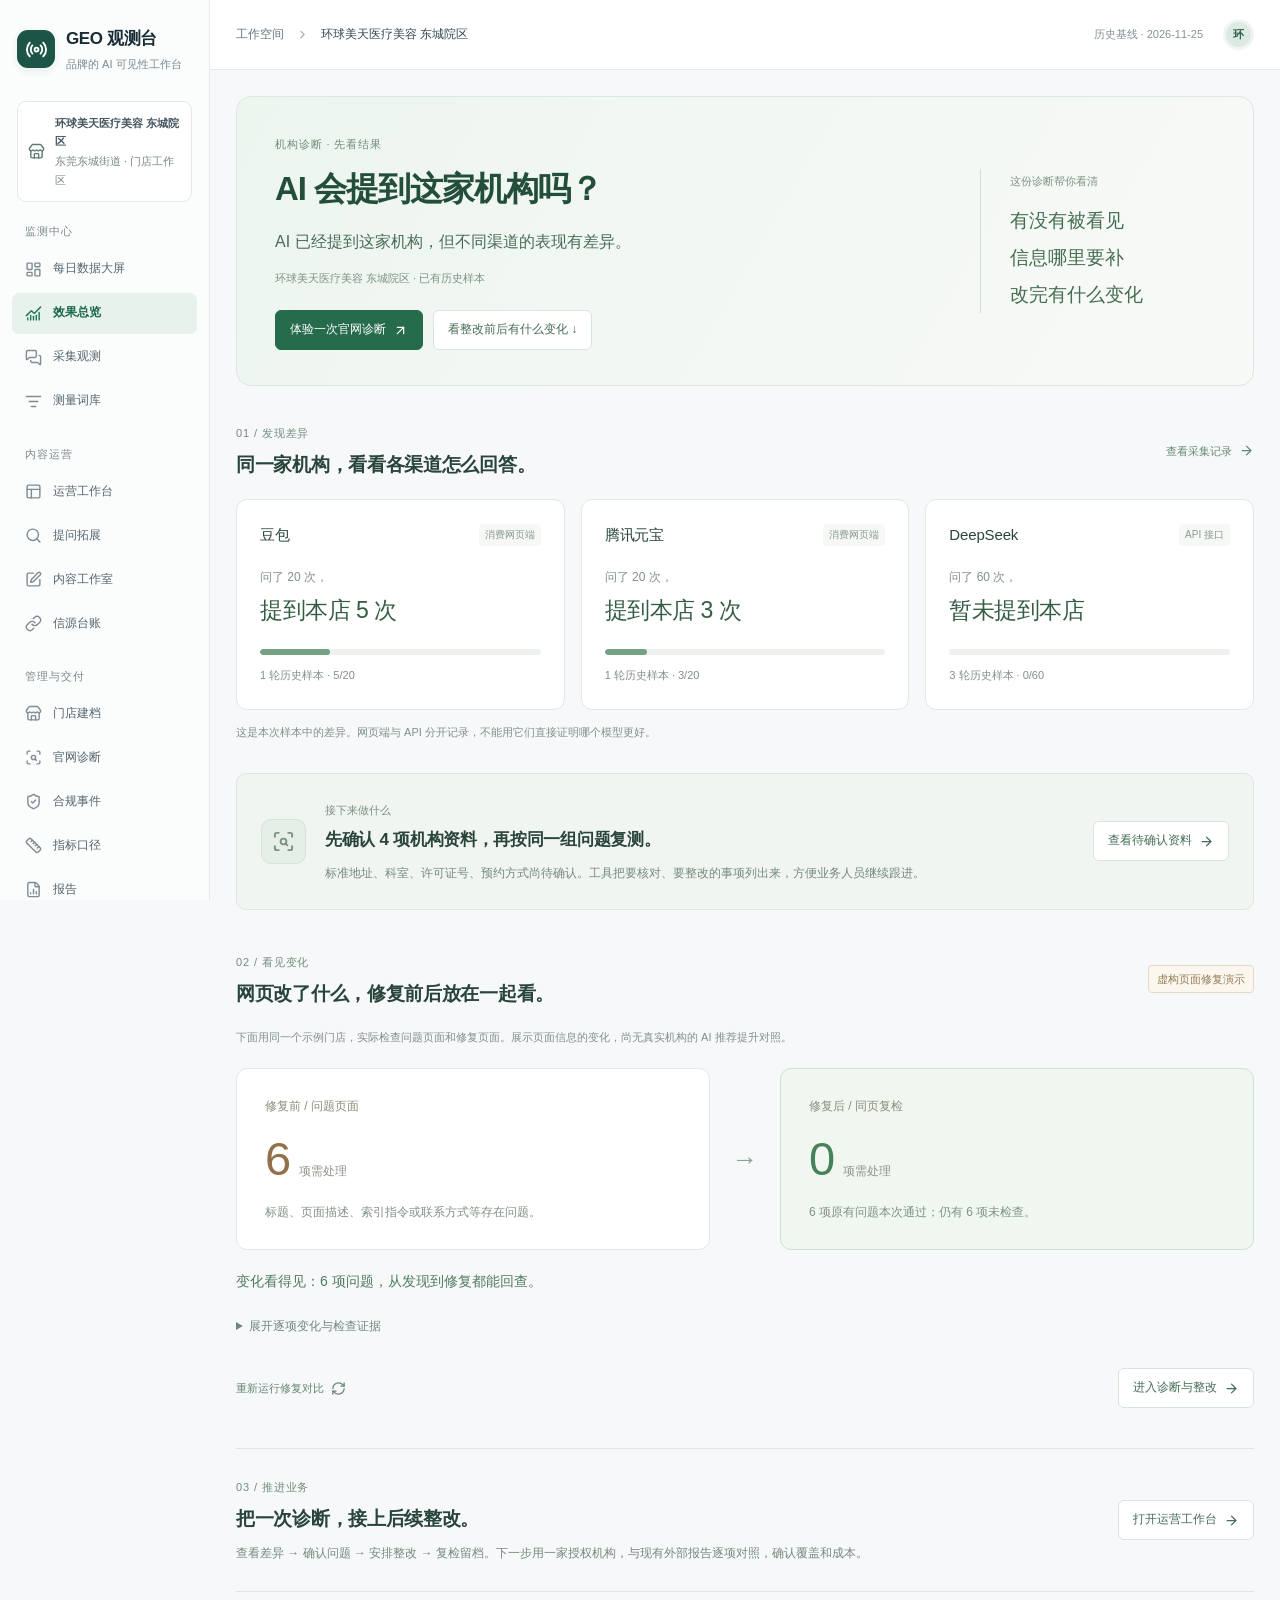
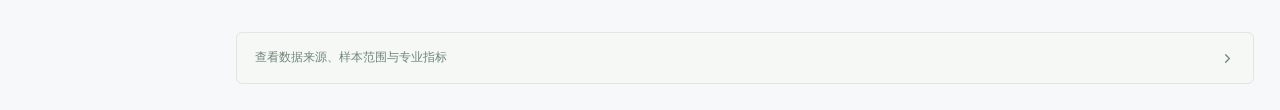
<file: index.html>
<!DOCTYPE html>
<html lang="zh-CN">
<head>
<meta charset="utf-8">
<meta name="viewport" content="width=device-width, initial-scale=1">
<title>门店 GEO · 每日观测大屏</title>
<link rel="stylesheet" href="css/base.css?v=d75dfd078203">
<link rel="stylesheet" href="css/components.css?v=d75dfd078203">
<link rel="stylesheet" href="css/site-audit.css?v=d75dfd078203">
<link rel="stylesheet" href="css/operations.css?v=d75dfd078203">
<link rel="stylesheet" href="css/dashboard.css?v=d75dfd078203">
<link rel="stylesheet" href="css/brief.css?v=d75dfd078203">
</head>
<body>
<div id="root"></div>
<script>window.GEO_DEPLOYMENT={mode:"static",defaultTab:"overview"};</script>
<script src="data.js?v=d75dfd078203"></script>
<script src="js/core.js?v=d75dfd078203"></script>
<script src="js/views-overview.js?v=d75dfd078203"></script>
<script src="js/views-store.js?v=d75dfd078203"></script>
<script src="js/views-prompts.js?v=d75dfd078203"></script>
<script src="js/views-collect.js?v=d75dfd078203"></script>
<script src="js/views-metrics.js?v=d75dfd078203"></script>
<script src="js/views-report.js?v=d75dfd078203"></script>
<script src="js/site-audit-engine.js?v=d75dfd078203"></script>
<script src="js/site-audit-store.js?v=d75dfd078203"></script>
<script src="js/site-audit-examples.js?v=d75dfd078203"></script>
<script src="js/views-site-audit.js?v=d75dfd078203"></script>
<script src="js/operations.js?v=d75dfd078203"></script>
<script src="js/views-operations.js?v=d75dfd078203"></script>
<script src="js/views-dashboard.js?v=d75dfd078203"></script>
<script src="js/boot.js?v=d75dfd078203"></script>
</body>
</html>
</file>
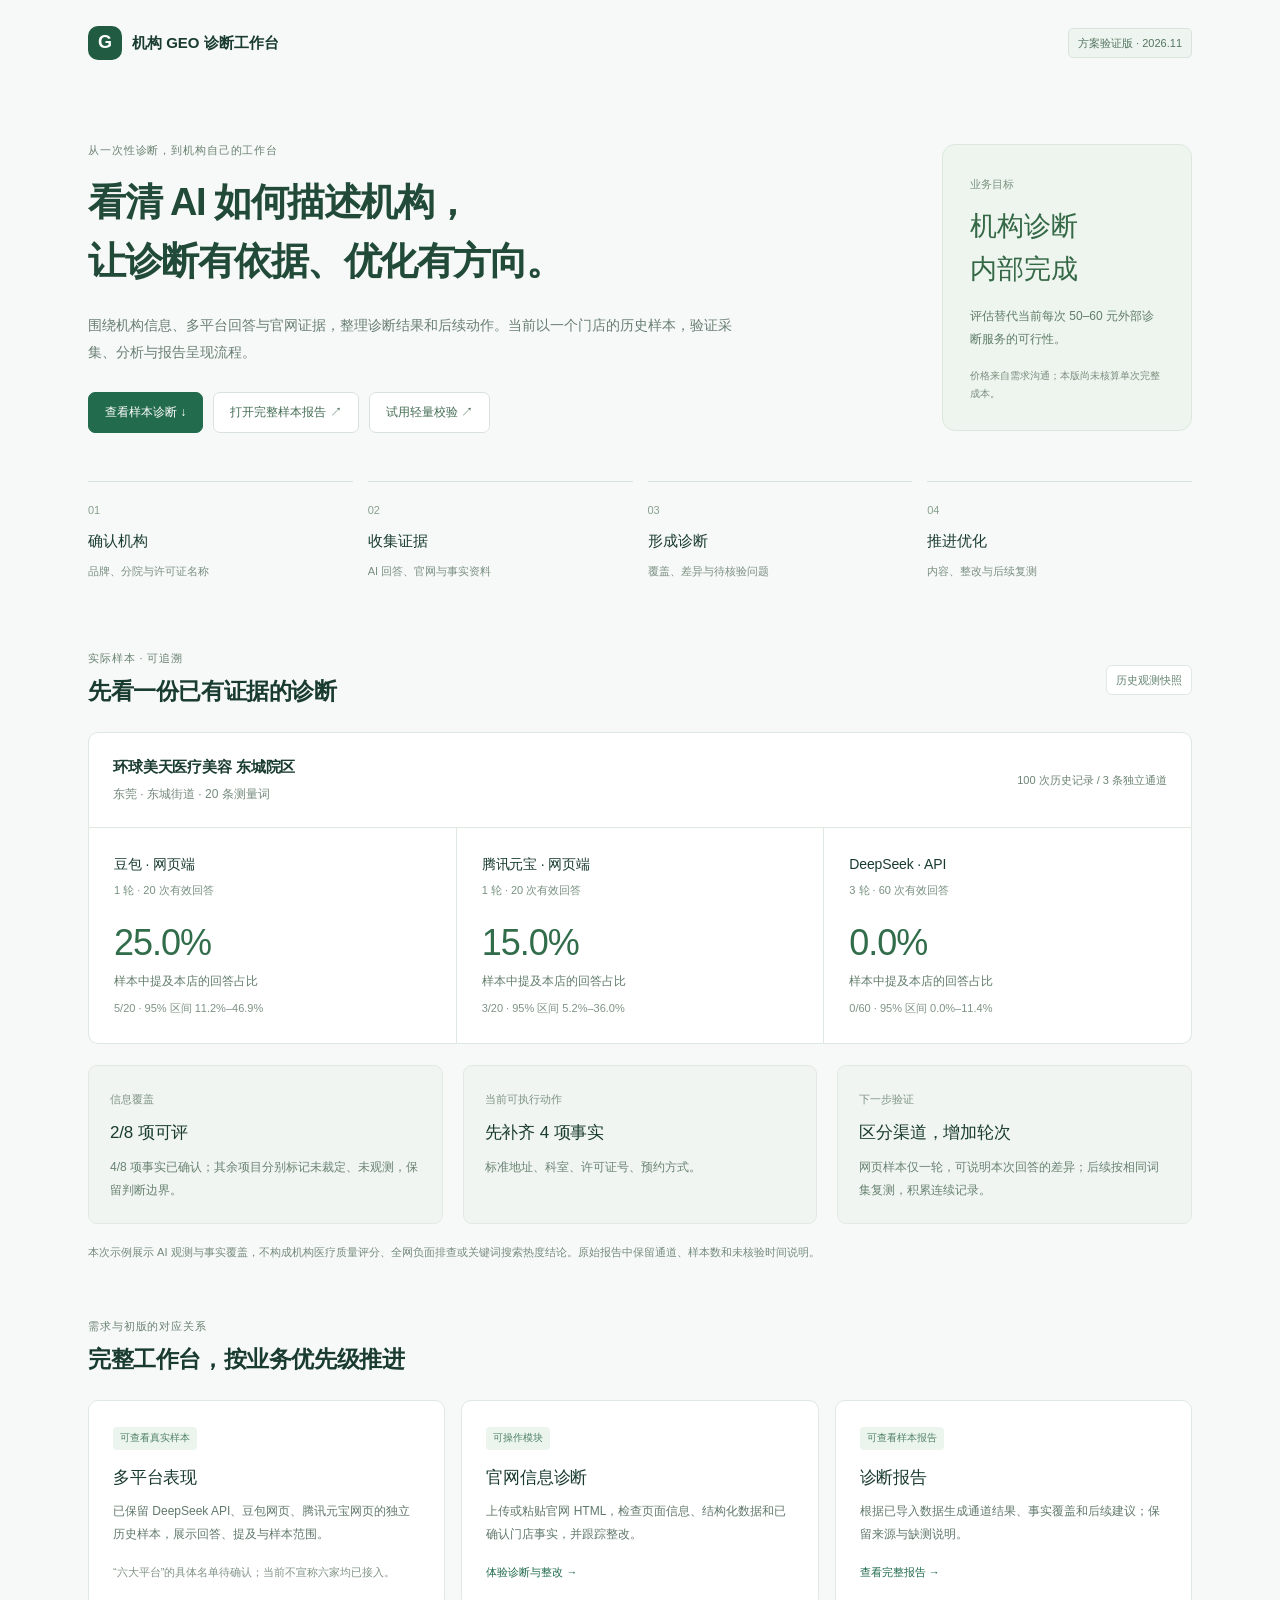
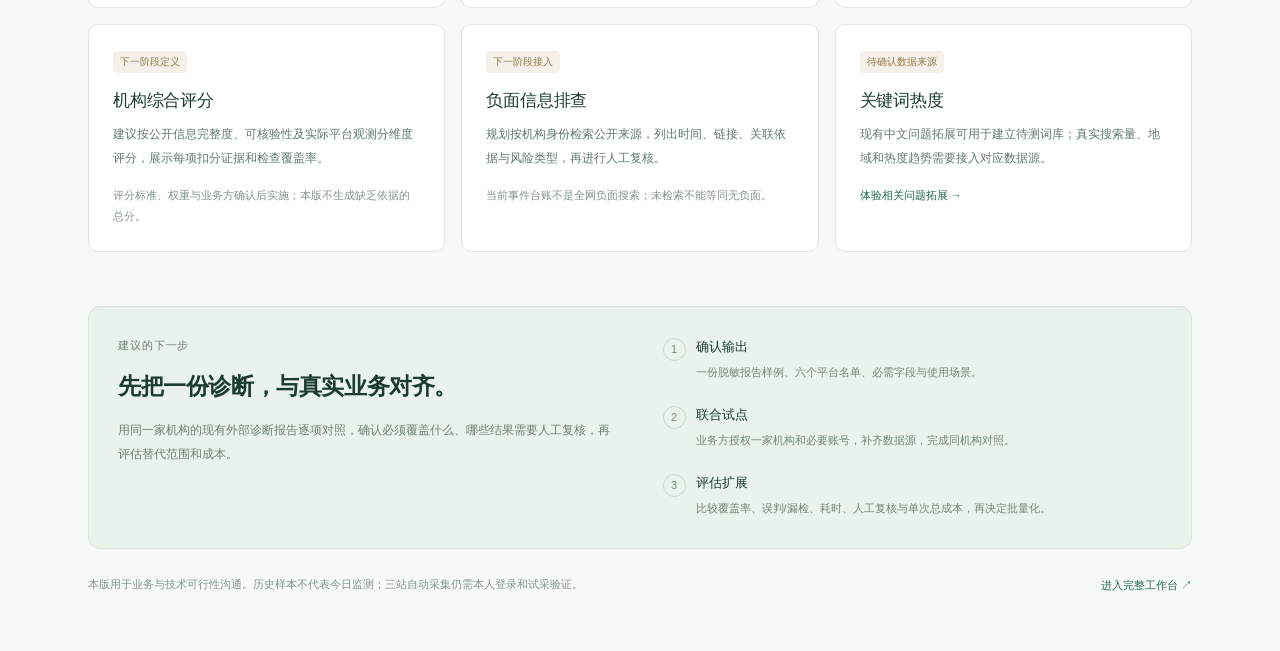
<file: demo.html>
<!DOCTYPE html>
<html lang="zh-CN">
<head>
  <meta charset="utf-8">
  <meta name="viewport" content="width=device-width, initial-scale=1">
  <title>医美机构 GEO 智能诊断工作台 · 初版演示</title>
  <link rel="stylesheet" href="css/base.css?v=d75dfd078203">
  <link rel="stylesheet" href="css/components.css?v=d75dfd078203">
  <link rel="stylesheet" href="css/demo.css?v=d75dfd078203">
</head>
<body>
  <header class="demo-nav"><a class="demo-brand" href="demo.html"><span>G</span>机构 GEO 诊断工作台</a><span class="demo-badge">方案验证版 · 2026.11</span></header>
  <main class="demo-main">
    <section class="demo-hero"><div><p class="demo-eyebrow">从一次性诊断，到机构自己的工作台</p><h1>看清 AI 如何描述机构，<br>让诊断有依据、优化有方向。</h1><p class="demo-lead">围绕机构信息、多平台回答与官网证据，整理诊断结果和后续动作。当前以一个门店的历史样本，验证采集、分析与报告呈现流程。</p><div class="demo-actions"><a class="demo-button primary" href="#sample">查看样本诊断 ↓</a><a class="demo-button" href="index.html?tab=report">打开完整样本报告 ↗</a><a class="demo-button" href="validate.html">试用轻量校验 ↗</a></div></div><aside class="demo-hero-note"><span>业务目标</span><strong>机构诊断<br>内部完成</strong><p>评估替代当前每次 50–60 元外部诊断服务的可行性。</p><small>价格来自需求沟通；本版尚未核算单次完整成本。</small></aside></section>
    <section class="demo-flow" aria-label="诊断流程"><div><span>01</span><strong>确认机构</strong><small>品牌、分院与许可证名称</small></div><div><span>02</span><strong>收集证据</strong><small>AI 回答、官网与事实资料</small></div><div><span>03</span><strong>形成诊断</strong><small>覆盖、差异与待核验问题</small></div><div><span>04</span><strong>推进优化</strong><small>内容、整改与后续复测</small></div></section>
    <section id="sample" class="demo-sample"><div class="demo-heading"><div><p class="demo-eyebrow">实际样本 · 可追溯</p><h2>先看一份已有证据的诊断</h2></div><span class="demo-status">历史观测快照</span></div><div id="demo-results"><p>正在读取随包样本…</p></div></section>
    <section class="demo-section"><div class="demo-heading"><div><p class="demo-eyebrow">需求与初版的对应关系</p><h2>完整工作台，按业务优先级推进</h2></div></div><div class="demo-capabilities">
      <article><span class="demo-state ready">可查看真实样本</span><h3>多平台表现</h3><p>已保留 DeepSeek API、豆包网页、腾讯元宝网页的独立历史样本，展示回答、提及与样本范围。</p><small>“六大平台”的具体名单待确认；当前不宣称六家均已接入。</small></article>
      <article><span class="demo-state ready">可操作模块</span><h3>官网信息诊断</h3><p>上传或粘贴官网 HTML，检查页面信息、结构化数据和已确认门店事实，并跟踪整改。</p><a href="index.html?tab=siteaudit">体验诊断与整改 →</a></article>
      <article><span class="demo-state ready">可查看样本报告</span><h3>诊断报告</h3><p>根据已导入数据生成通道结果、事实覆盖和后续建议；保留来源与缺测说明。</p><a href="index.html?tab=report">查看完整报告 →</a></article>
      <article><span class="demo-state planned">下一阶段定义</span><h3>机构综合评分</h3><p>建议按公开信息完整度、可核验性及实际平台观测分维度评分，展示每项扣分证据和检查覆盖率。</p><small>评分标准、权重与业务方确认后实施；本版不生成缺乏依据的总分。</small></article>
      <article><span class="demo-state planned">下一阶段接入</span><h3>负面信息排查</h3><p>规划按机构身份检索公开来源，列出时间、链接、关联依据与风险类型，再进行人工复核。</p><small>当前事件台账不是全网负面搜索；未检索不能等同无负面。</small></article>
      <article><span class="demo-state planned">待确认数据来源</span><h3>关键词热度</h3><p>现有中文问题拓展可用于建立待测词库；真实搜索量、地域和热度趋势需要接入对应数据源。</p><a href="index.html?tab=discovery">体验相关问题拓展 →</a></article>
    </div></section>
    <section class="demo-next demo-section"><div><p class="demo-eyebrow">建议的下一步</p><h2>先把一份诊断，与真实业务对齐。</h2><p>用同一家机构的现有外部诊断报告逐项对照，确认必须覆盖什么、哪些结果需要人工复核，再评估替代范围和成本。</p></div><ol><li><strong>确认输出</strong><span>一份脱敏报告样例、六个平台名单、必需字段与使用场景。</span></li><li><strong>联合试点</strong><span>业务方授权一家机构和必要账号，补齐数据源，完成同机构对照。</span></li><li><strong>评估扩展</strong><span>比较覆盖率、误判/漏检、耗时、人工复核与单次总成本，再决定批量化。</span></li></ol></section>
    <footer class="demo-footer"><p>本版用于业务与技术可行性沟通。历史样本不代表今日监测；三站自动采集仍需本人登录和试采验证。</p><a href="index.html?tab=workbench">进入完整工作台 ↗</a></footer>
  </main>
  <script src="data.js?v=d75dfd078203"></script>
  <script src="js/demo.js?v=d75dfd078203"></script>
</body>
</html>
</file>
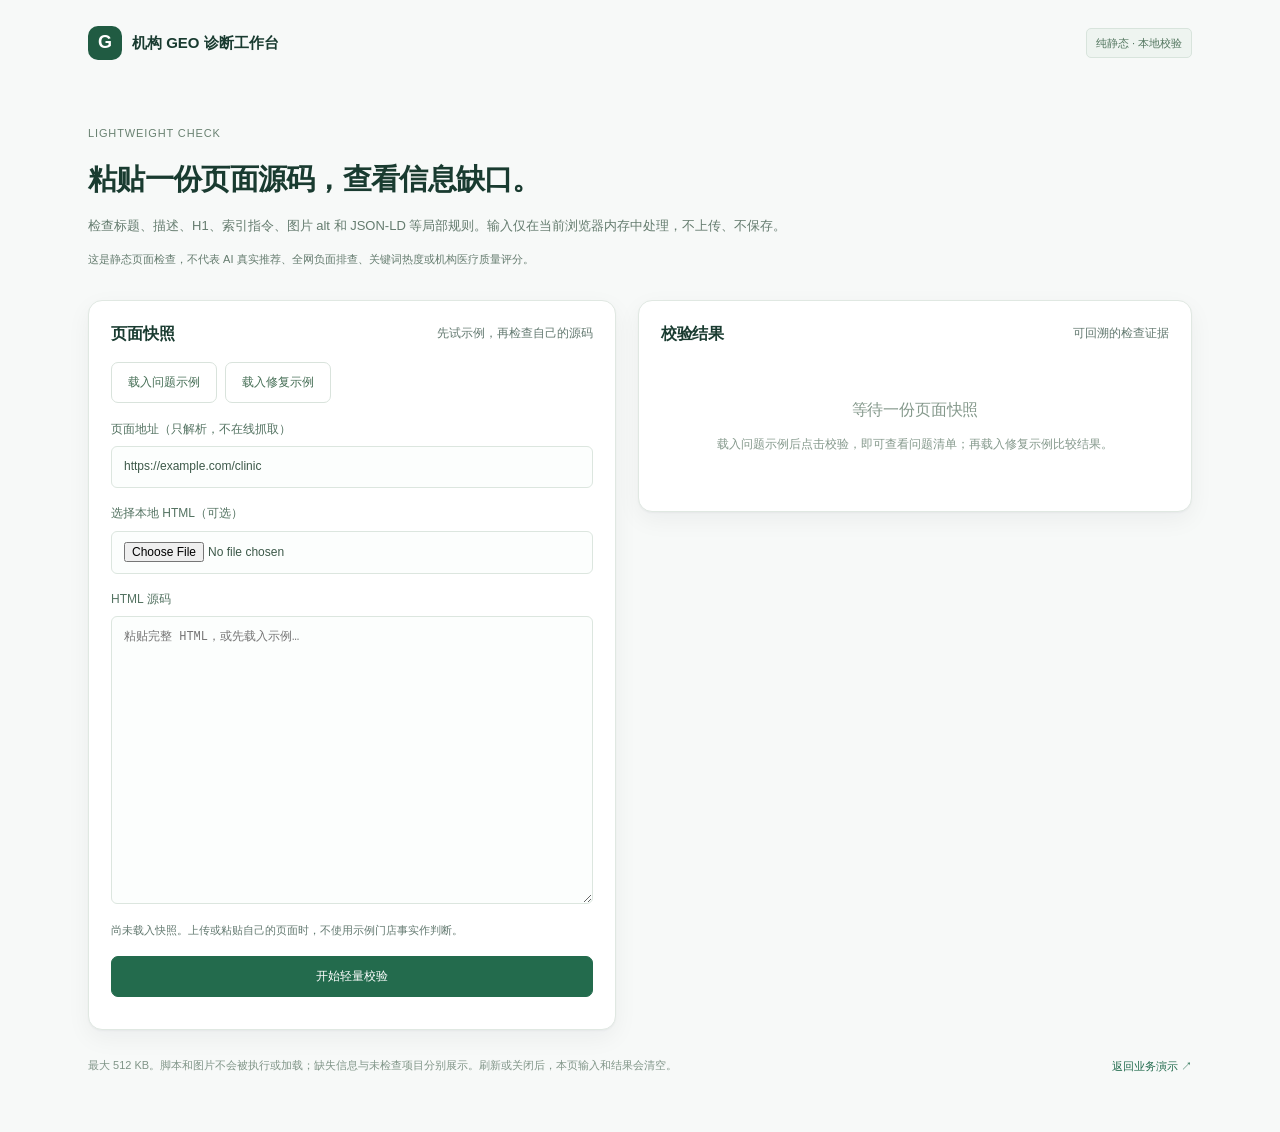
<file: validate.html>
<!DOCTYPE html>
<html lang="zh-CN">
<head>
<meta charset="utf-8">
<meta name="viewport" content="width=device-width, initial-scale=1">
<title>机构页面轻量校验 · GEO 工作台</title>
<link rel="stylesheet" href="css/base.css?v=d75dfd078203">
<link rel="stylesheet" href="css/components.css?v=d75dfd078203">
<link rel="stylesheet" href="css/demo.css?v=d75dfd078203">
<link rel="stylesheet" href="css/validate.css?v=d75dfd078203">
</head>
<body>
<header class="demo-nav"><a class="demo-brand" href="demo.html"><span>G</span>机构 GEO 诊断工作台</a><span class="demo-badge">纯静态 · 本地校验</span></header>
<main class="demo-main validation-main">
  <section class="validation-intro"><p class="demo-eyebrow">LIGHTWEIGHT CHECK</p><h1>粘贴一份页面源码，查看信息缺口。</h1><p>检查标题、描述、H1、索引指令、图片 alt 和 JSON-LD 等局部规则。输入仅在当前浏览器内存中处理，不上传、不保存。</p><p class="note">这是静态页面检查，不代表 AI 真实推荐、全网负面排查、关键词热度或机构医疗质量评分。</p></section>
  <div class="validation-layout"><section class="card"><div class="card-title"><h2>页面快照</h2><span class="hint">先试示例，再检查自己的源码</span></div><div class="validation-actions"><button type="button" id="load-before" class="demo-button">载入问题示例</button><button type="button" id="load-after" class="demo-button">载入修复示例</button></div>
  <form id="validation-form"><label>页面地址（只解析，不在线抓取）<input id="page-url" type="url" value="https://example.com/clinic" required></label><label>选择本地 HTML（可选）<input id="html-file" type="file" accept=".html,.htm,text/html"></label><label>HTML 源码<textarea id="page-html" rows="13" placeholder="粘贴完整 HTML，或先载入示例…" required></textarea></label><p class="note" id="input-kind">尚未载入快照。上传或粘贴自己的页面时，不使用示例门店事实作判断。</p><button class="demo-button primary" id="run-validation">开始轻量校验</button></form><p id="validation-notice" role="status" aria-live="polite"></p></section>
  <section class="card"><div class="card-title"><h2>校验结果</h2><span class="hint">可回溯的检查证据</span></div><div id="validation-result"><div class="validation-empty"><h3>等待一份页面快照</h3><p>载入问题示例后点击校验，即可查看问题清单；再载入修复示例比较结果。</p></div></div></section></div>
  <footer class="demo-footer"><p>最大 512 KB。脚本和图片不会被执行或加载；缺失信息与未检查项目分别展示。刷新或关闭后，本页输入和结果会清空。</p><a href="demo.html">返回业务演示 ↗</a></footer>
</main>
<script src="js/site-audit-engine.js?v=d75dfd078203"></script>
<script src="js/site-audit-examples.js?v=d75dfd078203"></script>
<script src="js/validate.js?v=d75dfd078203"></script>
</body>
</html>
</file>
<file: css/base.css>
:root{
  --bg:#f4f6f8; --card:#ffffff; --ink:#0f172a; --ink2:#334155;
  --muted:#68758a; --line:#e4e8ee; --line2:#eff2f6;
  --accent:#0d7a6f; --accent2:#0b5f57; --accent-soft:#e8f4f1;
  --warn:#a8620a; --warn-soft:#fdf3e3;
  --danger:#a8322b; --danger-soft:#fceeed;
  --radius:14px; --shadow:0 1px 2px rgba(15,23,42,.04),0 8px 24px rgba(15,23,42,.05);
}
*{box-sizing:border-box}
html,body{margin:0;padding:0;background:var(--bg);color:var(--ink)}
body{font-family:-apple-system,BlinkMacSystemFont,"Segoe UI","Microsoft YaHei","PingFang SC",sans-serif;
  font-size:14px;line-height:1.65;-webkit-font-smoothing:antialiased}
h1,h2,h3,h4{margin:0;font-weight:600;letter-spacing:-.01em}
p{margin:0}
a{color:var(--accent);text-decoration:none}

/* ---------- 顶栏 ---------- */
.topbar{background:#0f172a;color:#fff;padding:0}
.topbar-inner{max-width:1280px;margin:0 auto;padding:26px 32px 20px;display:flex;
  align-items:flex-end;justify-content:space-between;gap:24px}
.brand{display:flex;align-items:center;gap:14px}
.brand-mark{display:inline-flex;align-items:center;justify-content:center;
  width:46px;height:46px;border-radius:12px;background:linear-gradient(135deg,#14b8a6,#0d7a6f);
  font-size:13px;font-weight:700;letter-spacing:.08em}
.brand-text{display:flex;flex-direction:column;gap:2px}
.brand-text strong{font-size:19px;font-weight:600}
.brand-text em{font-style:normal;font-size:12.5px;color:#94a3b8;letter-spacing:.02em}
.topbar-right{display:flex;align-items:center;gap:10px}
.store-chip{font-size:12.5px;color:#cbd5e1;border:1px solid rgba(255,255,255,.16);
  padding:6px 12px;border-radius:999px;background:rgba(255,255,255,.05)}
.grade-chip{font-size:12px;font-weight:600;padding:6px 12px;border-radius:999px;
  background:rgba(20,184,166,.16);color:#5eead4;border:1px solid rgba(94,234,212,.32);
  letter-spacing:.04em;text-transform:uppercase}

/* ---------- 导航 ---------- */
.tabs{max-width:1280px;margin:0 auto;padding:0 24px;display:flex;gap:2px;flex-wrap:wrap}
.tab{background:none;border:0;color:#94a3b8;font:inherit;font-size:13.5px;
  padding:10px 14px 13px;cursor:pointer;border-bottom:2px solid transparent;
  border-radius:6px 6px 0 0;transition:.15s}
.tab:hover{color:#e2e8f0;background:rgba(255,255,255,.04)}
.tab.active{color:#fff;border-bottom-color:#14b8a6;font-weight:600}

/* ---------- 页面框架 ---------- */
.page{max-width:1280px;margin:0 auto;padding:28px 32px 72px}
.section-head{display:flex;align-items:baseline;justify-content:space-between;
  gap:16px;margin-bottom:16px}
.section-head h2{font-size:17px}
.section-head .sub{font-size:12.5px;color:var(--muted)}
.grid{display:grid;gap:16px}
.g2{grid-template-columns:repeat(2,minmax(0,1fr))}
.g3{grid-template-columns:repeat(3,minmax(0,1fr))}
.g5{grid-template-columns:repeat(5,minmax(0,1fr))}
.g4{grid-template-columns:repeat(4,minmax(0,1fr))}
@media(max-width:1080px){.g5{grid-template-columns:repeat(2,1fr)}.g4{grid-template-columns:repeat(2,1fr)}.g3{grid-template-columns:1fr}}
@media(max-width:820px){.g2,.g3{grid-template-columns:1fr}.page{padding:20px 16px 56px}}

.card{background:var(--card);border:1px solid var(--line);border-radius:var(--radius);
  box-shadow:var(--shadow);padding:20px 22px}
.card.tight{padding:16px 18px}
.card-title{display:flex;align-items:center;justify-content:space-between;
  gap:12px;margin-bottom:14px}
.card-title h3{font-size:14.5px}
.card-title .hint{font-size:12px;color:var(--muted)}
.note{font-size:12.5px;color:var(--muted);line-height:1.7}
.divider{height:1px;background:var(--line2);margin:14px 0}
</file>
<file: css/components.css>
/* ---------- 提示条 ---------- */
.banner{display:flex;gap:12px;align-items:flex-start;padding:12px 16px;border-radius:10px;
  background:var(--warn-soft);border:1px solid #f2dfbd;color:#6b4406;font-size:13px;margin-bottom:16px}
.banner.danger{background:var(--danger-soft);border-color:#f2cfcb;color:#7c2620}
.banner b{font-weight:600}
.banner .dot{width:7px;height:7px;border-radius:50%;background:currentColor;
  margin-top:6px;flex:none;opacity:.6}

/* ---------- KPI ---------- */
.kpi{position:relative;overflow:hidden}
.kpi .k-label{font-size:12.5px;color:var(--muted);letter-spacing:.02em;margin-bottom:6px}
.kpi .k-value{font-size:30px;font-weight:600;letter-spacing:-.03em;line-height:1.15;
  font-variant-numeric:tabular-nums}
.kpi .k-value small{font-size:15px;font-weight:500;color:var(--muted);margin-left:2px}
.kpi .k-foot{font-size:12px;color:var(--muted);margin-top:8px;line-height:1.55}
.kpi .k-accent{position:absolute;left:0;top:0;bottom:0;width:3px;background:var(--accent)}
.kpi.warn .k-accent{background:var(--warn)}
.kpi.danger .k-accent{background:var(--danger)}

/* ---------- 横向条形 ---------- */
.bars{display:flex;flex-direction:column;gap:11px}
.bar-row{display:grid;grid-template-columns:96px 1fr 118px;gap:12px;align-items:center}
.bar-row .name{font-size:12.5px;color:var(--ink2);white-space:nowrap;
  overflow:hidden;text-overflow:ellipsis}
.bar-track{position:relative;height:9px;border-radius:5px;background:#eef1f5}
.bar-fill{position:absolute;left:0;top:0;bottom:0;border-radius:5px;
  background:linear-gradient(90deg,#14b8a6,#0d7a6f)}
.bar-ci{position:absolute;top:-3px;height:15px;border-radius:2px;
  background:rgba(13,122,111,.13);border-left:1px solid rgba(13,122,111,.28);
  border-right:1px solid rgba(13,122,111,.28)}
.bar-row .val{font-size:12.5px;text-align:right;color:var(--ink2);
  font-variant-numeric:tabular-nums;white-space:nowrap}
.bar-row .val b{font-weight:600;color:var(--ink)}

/* ---------- 图例 / 环形 ---------- */
.donut-wrap{display:flex;gap:18px;align-items:center}
.donut svg{display:block}
.legend{display:flex;flex-direction:column;gap:9px;flex:1;min-width:0}
.legend-item{display:flex;align-items:center;gap:9px;font-size:12.5px;color:var(--ink2)}
.legend-item .sw{width:9px;height:9px;border-radius:2px;flex:none}
.legend-item .lg-val{margin-left:auto;font-variant-numeric:tabular-nums;color:var(--muted)}

/* ---------- 表格 ---------- */
table{width:100%;border-collapse:collapse;font-size:13px}
th{text-align:left;font-weight:600;color:var(--muted);font-size:12px;
  letter-spacing:.03em;padding:0 12px 10px;border-bottom:1px solid var(--line);white-space:nowrap}
td{padding:10px 12px;border-bottom:1px solid var(--line2);vertical-align:top}
tr:last-child td{border-bottom:0}
tbody tr:hover{background:#fafbfc}
.num{text-align:right;font-variant-numeric:tabular-nums}
.table-wrap{overflow-x:auto;margin:0 -6px}

/* ---------- 标签 ---------- */
.tag{display:inline-flex;align-items:center;gap:5px;font-size:11.5px;padding:2px 8px;
  border-radius:6px;background:#f1f4f8;color:var(--ink2);white-space:nowrap;line-height:1.7}
.tag.ok{background:var(--accent-soft);color:var(--accent2)}
.tag.warn{background:var(--warn-soft);color:var(--warn)}
.tag.danger{background:var(--danger-soft);color:var(--danger)}
.tag.ghost{background:transparent;border:1px solid var(--line);color:var(--muted)}
.tag.self{background:#eef4ff;color:#1e40af}

/* ---------- 事实项 ---------- */
.fact-grid{display:grid;grid-template-columns:repeat(2,1fr);gap:12px}
@media(max-width:820px){.fact-grid{grid-template-columns:1fr}}
.fact{border:1px solid var(--line);border-radius:10px;padding:12px 14px;background:#fcfdfe}
.fact .f-head{display:flex;justify-content:space-between;align-items:center;gap:8px}
.fact .f-key{font-size:12px;color:var(--muted)}
.fact .f-val{margin-top:6px;font-size:13px;color:var(--ink);word-break:break-all}

/* ---------- 事件卡 ---------- */
.inc{border:1px solid var(--line);border-left:3px solid var(--line);border-radius:10px;
  padding:13px 15px;background:#fff;margin-bottom:10px}
.inc.p0{border-left-color:var(--danger)}
.inc.p1{border-left-color:var(--warn)}
.inc .i-head{display:flex;align-items:center;gap:8px;flex-wrap:wrap;margin-bottom:5px}
.inc .i-title{font-weight:600;font-size:13.5px}
.inc .i-body{font-size:12.5px;color:var(--ink2);line-height:1.6}
.inc .i-exp{font-size:12px;color:var(--muted);margin-top:5px}
.inc .i-foot{margin-top:9px;display:flex;gap:8px;align-items:center;flex-wrap:wrap}

/* ---------- 指标说明块 ---------- */
.formula{background:#0f172a;color:#e2e8f0;border-radius:10px;padding:14px 18px;
  font-family:"SF Mono",Consolas,monospace;font-size:13px;letter-spacing:.01em;overflow-x:auto}
.formula em{color:#5eead4;font-style:normal}
.kv{display:flex;justify-content:space-between;gap:12px;padding:9px 0;
  border-bottom:1px dashed var(--line);font-size:13px}
.kv:last-child{border-bottom:0}
.kv .k{color:var(--muted)}
.kv .v{font-variant-numeric:tabular-nums;font-weight:600;color:var(--ink)}
.list{font-size:12.8px;color:var(--ink2);line-height:1.85;padding-left:18px;margin:0}
.list li{margin:2px 0}

/* ---------- 筛选器 ---------- */
.filters{display:flex;gap:10px;flex-wrap:wrap;margin-bottom:14px}
.filters input[type=search],.filters select{font:inherit;font-size:13px;padding:7px 11px;
  border:1px solid var(--line);border-radius:8px;background:#fff;color:var(--ink);outline:none;min-width:150px}
.filters input[type=search]{flex:1;min-width:220px}
.filters input:focus,.filters select:focus{border-color:#a9d6cf;box-shadow:0 0 0 3px rgba(20,184,166,.12)}
.count{font-size:12px;color:var(--muted);margin-left:auto;align-self:center}

/* ---------- 报告 ---------- */
.report{background:#fff;border:1px solid var(--line);border-radius:var(--radius);
  padding:34px 40px;box-shadow:var(--shadow);max-width:880px;margin:0 auto}
.report h1{font-size:22px;margin-bottom:6px}
.report .r-meta{font-size:12.5px;color:var(--muted);margin-bottom:22px}
.report h2{font-size:15px;margin:26px 0 10px;padding-bottom:8px;border-bottom:1px solid var(--line2)}
.report p{font-size:13.5px;color:var(--ink2);line-height:1.85}
</file>
<file: css/site-audit.css>
.audit-hero{display:flex;align-items:center;justify-content:space-between;gap:24px;padding:25px 28px;border:1px solid #cce6df;border-radius:14px;background:linear-gradient(110deg,#edf7f3,#f7fbfa);margin-bottom:18px}
.audit-eyebrow{font-size:11px;letter-spacing:.12em;color:var(--accent);font-weight:600}
.audit-hero h3{font-size:23px;margin:5px 0 7px}.audit-hero p{color:var(--muted);font-size:13px}
.audit-hero-meta{display:grid;grid-template-columns:auto auto;gap:2px 16px;align-items:center;min-width:155px}.audit-hero-meta b{font-size:25px;color:var(--accent);font-variant-numeric:tabular-nums}.audit-hero-meta span{font-size:12px;color:var(--muted)}
.audit-toolbar{display:flex;gap:14px;align-items:center;justify-content:space-between;margin-bottom:16px;flex-wrap:wrap}.audit-mode{display:flex;background:#e9eef1;border-radius:9px;padding:3px;gap:2px}
.audit-filter{border:0;border-radius:7px;font:inherit;font-size:12px;cursor:pointer;color:var(--muted);padding:7px 12px;background:transparent}.audit-filter.active{color:var(--accent);background:#fff;box-shadow:0 1px 3px #0f172a12;font-weight:600}
.audit-layout{display:grid;grid-template-columns:minmax(0,1fr) 290px;gap:18px;align-items:start}.audit-main,.audit-side{min-width:0}.audit-result,.audit-side-note,.audit-task-section{margin-top:18px}
.audit-form label,.audit-task label{display:flex;flex-direction:column;gap:6px;font-size:12px;font-weight:600;color:var(--ink2)}
.audit-form input[type=url],.audit-form textarea,.audit-task input,.audit-task textarea,.audit-task select{width:100%;font:inherit;font-size:13px;font-weight:400;color:var(--ink);border:1px solid #dce3e9;background:#fff;border-radius:8px;padding:10px 12px;outline:0}
.audit-form textarea{font:12px/1.7 Consolas,"Microsoft YaHei",monospace;resize:vertical;min-height:125px;max-height:420px}
.audit-form input:focus,.audit-form textarea:focus,.audit-task input:focus,.audit-task textarea:focus,.audit-task select:focus{border-color:#67b4a6;box-shadow:0 0 0 3px #0d7a6f12}
.audit-upload-row{display:flex;align-items:center;gap:12px;margin:13px 0;flex-wrap:wrap}.audit-file{position:absolute;width:1px;height:1px;opacity:0;overflow:hidden}.audit-upload-row label{display:inline-flex;flex-direction:row;cursor:pointer}.audit-upload-row label:focus-within{outline:2px solid var(--accent);outline-offset:3px}
.audit-btn{display:inline-flex;align-items:center;justify-content:center;border:1px solid #dce3e9;background:#fff;border-radius:8px;padding:8px 12px;cursor:pointer;font:inherit;font-size:12px;font-weight:500;color:var(--ink2);white-space:nowrap}
.audit-btn:hover{background:#f3f8f6;border-color:#bdd7cf}.audit-btn.primary{background:var(--accent);color:#fff;border-color:var(--accent);padding:10px 18px}.audit-btn.primary:hover{background:var(--accent2)}.audit-btn.subtle{color:var(--accent);background:#f5faf8}.audit-btn:disabled{opacity:.5;cursor:default}
.audit-btn:focus-visible,.audit-filter:focus-visible,.audit-history-item:focus-visible{outline:2px solid var(--accent);outline-offset:3px}
.audit-submit-row{display:flex;align-items:center;justify-content:space-between;gap:18px;margin-top:14px}.audit-submit-row .note{max-width:460px}.audit-examples{display:flex;align-items:center;gap:10px;flex-wrap:wrap;border-top:1px solid var(--line);padding-top:14px;margin-top:14px}
.audit-success{padding:11px 15px;border:1px solid #cce6df;border-radius:9px;background:#eaf7f1;color:#126955;margin-bottom:16px;font-size:13px}
.audit-empty{padding:25px 12px;text-align:center}.audit-empty strong{font-size:14px;font-weight:500;color:var(--ink2)}.audit-empty p{font-size:12px;color:var(--muted);max-width:480px;margin:9px auto 0;line-height:1.9}
.audit-result-meta{display:flex;align-items:flex-start;justify-content:space-between;gap:16px}.audit-result-meta strong{font-size:15px}.audit-url-text{font:12px/1.7 Consolas,"Microsoft YaHei",monospace;overflow-wrap:anywhere;color:var(--muted);margin:5px 0}
.audit-result-actions{display:flex;gap:9px;align-items:center;flex-wrap:wrap}
.audit-stat-grid{display:grid;grid-template-columns:repeat(4,1fr);gap:10px;margin:20px 0 16px}.audit-stat-grid>div{padding:12px 14px;border:1px solid var(--line);border-radius:10px;background:#fafcfc}.audit-stat-grid span{display:block;font-size:11px;color:var(--muted)}.audit-stat-grid b{font-size:26px;font-weight:600;color:var(--ink2);font-variant-numeric:tabular-nums}
.audit-stat-grid>div:first-child b{color:var(--warn)}.audit-baseline{margin-bottom:16px}.audit-diff{background:#f0f8f5;border:1px solid #d3e8df;padding:13px 15px;border-radius:10px;font-size:12px;line-height:1.9;margin-bottom:18px}.audit-diff>strong{font-weight:600;color:var(--accent2)}.audit-change{display:grid;grid-template-columns:70px minmax(0,1fr);gap:1px 9px;padding-top:8px;overflow-wrap:anywhere}.audit-change>span:last-child{grid-column:2}
.audit-filters{display:flex;gap:5px;border-bottom:1px solid var(--line);padding-bottom:9px;margin-bottom:12px;flex-wrap:wrap}.audit-filters .audit-filter.active{background:var(--accent-soft);box-shadow:none}
.audit-check{border:1px solid var(--line);border-left:3px solid #d3dce1;border-radius:9px;padding:13px 15px;margin-bottom:10px}.audit-check-fail{border-left-color:#d5a05a}.audit-check-pass{border-left-color:#59a696}.audit-check-not_checked{background:#fafbfc}
.audit-check-head{display:flex;align-items:center;justify-content:space-between;gap:10px;flex-wrap:wrap}.audit-check-head>div{display:flex;align-items:center;gap:9px}.audit-check-head strong{font-size:13px;font-weight:600}.audit-check-head .note{font-size:11px}
.audit-evidence{color:var(--muted);font-size:12px;line-height:1.8;margin-top:8px;overflow-wrap:anywhere;white-space:pre-wrap}.audit-recommendation{font-size:12px;line-height:1.8;margin-top:8px;color:var(--ink2)}.audit-check-foot{display:flex;justify-content:space-between;gap:10px;align-items:center;margin-top:10px}.audit-check-foot code{font-size:10px;color:#8b97a5;overflow-wrap:anywhere}
.audit-details{font-size:12px;color:var(--muted);margin-top:14px;border-top:1px solid var(--line);padding-top:10px}.audit-details summary{cursor:pointer;color:var(--ink2)}.audit-details dl{margin:10px 0}.audit-details dt{margin-top:7px}.audit-details dd{margin:3px 0;overflow-wrap:anywhere}.audit-details code{font-size:11px}
.audit-history-row{position:relative;border-bottom:1px solid var(--line2);padding-bottom:5px;margin-bottom:5px}.audit-history-item{width:100%;border:1px solid transparent;border-radius:8px;background:#fff;cursor:pointer;padding:11px 10px;text-align:left;color:var(--ink2)}.audit-history-item.selected{background:#f0f8f5;border-color:#cce6df}.audit-history-item b{font-size:12px;font-weight:500;display:block}.audit-history-item span{display:block;font-size:11px;color:var(--muted);white-space:nowrap;text-overflow:ellipsis;overflow:hidden;margin:3px 0}.audit-history-item small{font-size:10px;color:var(--muted)}.audit-history-delete{display:block;margin-left:auto;border:0;background:transparent;font-size:10px;color:var(--muted);cursor:pointer;padding:3px 7px}
.audit-tasks{display:grid;grid-template-columns:repeat(2,minmax(0,1fr));gap:14px}.audit-task{padding:17px;border:1px solid var(--line);border-radius:10px;min-width:0}.audit-task-fields{display:grid;grid-template-columns:1fr 1fr;gap:10px;margin:13px 0 10px}.audit-task textarea{resize:vertical}.audit-task-footer{display:flex;align-items:center;justify-content:space-between;gap:10px;margin-top:12px}.audit-task-footer .note{font-size:11px}
@media(max-width:1050px){.audit-layout{grid-template-columns:minmax(0,1fr) 245px}.audit-hero h3{font-size:20px}.audit-submit-row{align-items:stretch;flex-direction:column}.audit-submit-row .audit-btn{align-self:flex-end}.audit-tasks{grid-template-columns:1fr}}
@media(max-width:760px){.audit-layout{grid-template-columns:1fr}.audit-side{display:grid;grid-template-columns:1fr;gap:0}.audit-hero{padding:20px;align-items:flex-start;flex-direction:column}.audit-hero-meta{grid-template-columns:auto auto auto auto;gap:12px}.audit-hero-meta b{font-size:21px}.audit-stat-grid{grid-template-columns:repeat(2,1fr)}.audit-result-meta{flex-direction:column}.audit-toolbar{align-items:flex-start}.audit-task-fields{grid-template-columns:1fr}.audit-check-head .note{width:100%}}
</file>
<file: css/operations.css>
/* Original operational console styling; no third-party assets. */
:root{--bg:#f6f8fa;--radius:12px;--shadow:0 2px 6px rgba(16,40,50,.025)}
button,input,select,textarea{font-family:inherit}
button:focus-visible,summary:focus-visible,a:focus-visible{outline:3px solid #43b7a1;outline-offset:3px}
[hidden]{display:none!important}
.topbar{position:fixed;inset:0 auto 0 0;width:222px;background:#fff;color:var(--ink);border-right:1px solid var(--line);display:flex;flex-direction:column;z-index:10;overflow-y:auto}
.topbar-inner{padding:28px 20px 22px;display:block;margin:0;width:100%}
.brand{gap:10px}.brand-mark{width:36px;height:36px;color:#fff;font-size:11px;border-radius:10px}
.brand-text strong{font-size:16px}.brand-text em{font-size:10px;color:var(--muted)}
.topbar-right{margin-top:24px;display:block}.store-chip{color:var(--ink2);background:#f5f8f7;border-color:var(--line);border-radius:8px;font-size:11px;padding:9px;overflow-wrap:anywhere}.grade-chip{display:none}
.tabs{display:block;padding:0 12px;margin:0;width:100%;max-width:none}.nav-group{margin-bottom:22px}.nav-group-label{display:block;font-size:10px;color:#8b98a5;letter-spacing:.1em;padding:0 14px 8px}
.tab{width:100%;display:flex;align-items:center;gap:12px;text-align:left;border:0;border-radius:7px;padding:10px 14px;color:#566475;font-size:13px;margin-bottom:3px}.tab:hover{background:#f4f7f7;color:var(--ink)}.tab.active{background:#e7f3ef;color:#096b5c;font-weight:600}.nav-dot{width:6px;height:6px;border:1px solid #a1aeb7;border-radius:2px;flex:none}.active .nav-dot{background:var(--accent);border-color:var(--accent)}
.nav-foot{margin:auto 22px 20px;padding-top:18px;border-top:1px solid var(--line);font-size:11px;color:var(--muted)}.nav-foot p{margin-top:8px}
.workspace-bar{margin-left:222px;min-height:63px;display:flex;justify-content:space-between;align-items:center;gap:20px;padding:15px 34px;background:#fff;border-bottom:1px solid var(--line);font-size:11px;color:var(--muted)}.workspace-bar b{font-weight:500;color:var(--ink2);margin-left:8px}.workspace-snapshot{white-space:nowrap}
.page{max-width:1480px;margin-left:222px;margin-right:auto;padding:30px 34px 64px;min-width:0}.section-head{margin-bottom:24px}.section-head h2{font-size:23px;line-height:1.4;margin:5px 0 6px}.section-head .sub{max-width:60%}
.skip-link{position:fixed;left:240px;top:-100px;z-index:30;background:white;padding:10px}.skip-link:focus{top:0}
.op-eyebrow{font-size:10px;letter-spacing:.16em;color:#6c8e85;font-weight:600}.op-hero{background:linear-gradient(110deg,#e6f3ed,#eef6f1 65%,#e2eee8);border:1px solid #d9e9e1;border-radius:14px;padding:30px 34px;display:grid;grid-template-columns:1fr 210px;gap:24px;position:relative;overflow:hidden}.op-hero h1{font-size:29px;line-height:1.5;margin:10px 0;color:#16483e}.op-hero p{color:#567269;max-width:540px;font-size:13px;line-height:1.85}.op-hero .op-eyebrow{color:#5b7f71;letter-spacing:.04em}.op-hero-aside{border-left:1px solid #cfe1d6;padding-left:28px;display:flex;flex-direction:column;justify-content:center;align-items:flex-start;font-size:12px;color:#547668}.op-hero-aside strong{font-size:47px;color:#166853;line-height:1.4;font-weight:500}.op-hero-aside small{font-size:12px}.op-hero-aside p{font-size:11px;margin-bottom:12px}
.op-actions{display:flex;gap:10px;align-items:center;flex-wrap:wrap;margin-top:16px}.op-btn{display:inline-flex;align-items:center;justify-content:center;border:1px solid #d8e2de;background:#fff;color:#416058;border-radius:7px;padding:8px 14px;font-size:12px;cursor:pointer;line-height:1.5}.op-btn:hover{background:#f0f7f3;border-color:#93bbaa}.op-btn.primary{background:#127561;border-color:#127561;color:#fff}.op-btn.primary:hover{background:#0b5f4e}.op-btn:disabled{opacity:.45;cursor:default}
.op-flow{display:grid;grid-template-columns:repeat(4,minmax(0,1fr));gap:12px;margin:20px 0}.op-flow-step{display:grid;grid-template-columns:1fr auto;text-align:left;gap:4px 10px;padding:18px;border:1px solid var(--line);background:#fff;border-radius:10px;cursor:pointer;color:var(--ink2)}.op-flow-step:hover{border-color:#83b7a7;transform:translateY(-1px)}.op-flow-step>span{font-size:10px;color:#89a69a;grid-column:1}.op-flow-step strong{font-size:14px;grid-column:1}.op-flow-step small{font-size:10px;color:var(--muted);grid-column:1}.op-flow-step b{grid-column:2;grid-row:1/4;font-size:18px;color:#83a397;align-self:center;font-weight:400}
.op-metrics{margin-bottom:22px}.op-metrics .k-value{font-size:29px}.op-metrics .k-accent{display:none}.op-metrics .k-foot{font-size:10px}.card-title h3{font-size:14px}.card-title .hint{font-size:10px}
.op-platforms>div{display:flex;gap:11px;align-items:center;padding:12px 0;border-bottom:1px solid var(--line2)}.op-platforms>div:last-child{border-bottom:0}.op-platform-icon{width:32px;height:32px;border-radius:9px;background:#edf5f2;display:grid;place-items:center;color:#4c8c76;font-size:12px}.op-platforms strong{font-size:12px;font-weight:500}.op-platforms small{display:block;font-size:10px;color:var(--muted)}.op-platforms b{margin-left:auto;font-size:17px;font-weight:500}.op-platforms{margin-bottom:14px}
.op-todos>div{display:flex;gap:10px;align-items:center;padding:12px 0;border-bottom:1px solid var(--line2)}.op-todos>div:last-child{border:0}.op-todos p{font-size:12px;color:var(--muted);flex:1}.op-todos .op-btn{padding:5px 9px;white-space:nowrap}.op-capabilities{margin-top:22px}.op-capabilities>p{font-size:12px;color:var(--muted);margin-top:8px}
.op-section{margin-top:22px}.op-split{display:grid;grid-template-columns:minmax(250px, .72fr) minmax(0,1.6fr);gap:20px;align-items:start}.op-split>.card{min-width:0}.op-form{display:flex;flex-direction:column;gap:15px;margin-top:18px}.op-form label{display:flex;flex-direction:column;gap:7px;font-size:12px;color:var(--ink2)}.op-form input,.op-form select,.op-form textarea,.op-inline-form select,.op-inline-form input{width:100%;min-width:0;border:1px solid var(--line);border-radius:7px;padding:9px 10px;background:#fff;color:var(--ink2);font-size:12px}.op-form textarea{resize:vertical;line-height:1.9}.op-form input:focus,.op-form textarea:focus,.op-form select:focus{outline:2px solid #a8d2c4;outline-offset:1px}.op-form .op-check{flex-direction:row;align-items:center}.op-check input{width:auto}.op-context{font-size:12px;color:var(--muted);padding:12px;background:#f7f9f8;border-radius:8px}.op-inline-form{display:flex;align-items:center;gap:10px;flex-wrap:wrap;margin:0 0 12px}.op-inline-form select{flex:1;min-width:180px}.op-inline-form input{flex:1;min-width:100px}.op-inline-form .op-btn{flex-shrink:0}
.op-empty{text-align:center;padding:45px 12px;font-size:12px;color:#8a98a0;background:#fafcfb;border:1px dashed #e2e9e5;border-radius:9px}.op-feedback{font-size:12px;color:#0d725b;margin-top:12px;overflow-wrap:anywhere}.op-feedback:empty{display:none}.op-feedback.error{color:var(--danger)}.op-preview-list{max-height:430px;overflow-y:auto;margin-bottom:15px}.op-preview-list>div{display:flex;justify-content:space-between;align-items:center;gap:12px;border-bottom:1px solid var(--line2);padding:10px 0;font-size:12px}.op-preview-list .tag{flex-shrink:0}
.op-draft-list{display:flex;flex-direction:column;gap:8px;max-height:700px;overflow-y:auto}.op-draft-item{display:flex;flex-direction:column;align-items:flex-start;gap:7px;border:1px solid var(--line);padding:13px;background:#fff;border-radius:8px;cursor:pointer;text-align:left;color:var(--ink2);font:inherit}.op-draft-item.selected{border-color:#7ab6a3;background:#f4faf6}.op-draft-item strong{font-size:12px;font-weight:500;overflow-wrap:anywhere}.op-draft-item small{font-size:10px;color:var(--muted)}.op-fact-details{margin:18px 0;padding:12px;background:#f7f9f8;border-radius:8px;font-size:12px}.op-fact-details p{margin-top:9px;overflow-wrap:anywhere}.op-fact-details small{display:block;color:var(--muted)}summary{cursor:pointer;font-size:12px;color:var(--muted)}
.op-guide{padding-left:23px}.op-guide li{padding:13px 0 13px 8px;color:var(--accent)}.op-guide b{font-size:13px}.op-guide p{font-size:12px;color:var(--muted);margin-top:6px}.op-publications article{padding:18px 0;border-bottom:1px solid var(--line)}.op-publications article:first-child{padding-top:0}.op-publications .op-actions{margin-top:0;margin-bottom:8px}.op-publications strong{font-size:13px}.op-publications p{font-size:12px;color:var(--muted);margin-bottom:6px}.op-publications pre{white-space:pre-wrap;overflow-wrap:anywhere;background:#f8faf9;padding:16px;font-size:12px}.op-url{overflow-wrap:anywhere}.op-publications summary{margin-top:12px}
@media(min-width:1702px){.page{margin-left:auto;padding-left:250px;max-width:1702px}}
@media(max-width:1100px){.topbar{width:194px}.page,.workspace-bar{margin-left:194px}.page{padding:24px}.workspace-bar{padding:16px 24px}.op-flow{grid-template-columns:repeat(2,1fr)}.op-hero{padding:24px;grid-template-columns:1fr 150px}.op-hero h1{font-size:25px}.op-split{grid-template-columns:minmax(220px,.8fr) minmax(0,1.3fr)}.op-hero-aside{padding-left:18px}}
@media(max-width:820px){.topbar{position:static;width:100%;border-right:0}.topbar-inner{display:flex;align-items:center;padding:16px}.topbar-right{margin:0}.store-chip{max-width:210px}.tabs{display:flex;overflow-x:auto;flex-wrap:nowrap;padding:0 10px 8px}.nav-group{display:contents}.nav-group-label,.nav-foot{display:none}.tab{width:auto;flex:none;white-space:nowrap;margin:0 3px;padding:9px 12px}.nav-dot{display:none}.page,.workspace-bar{margin-left:0}.workspace-bar{min-height:48px;padding:12px 16px}.page{padding:22px 16px 50px}.op-split{grid-template-columns:1fr}.op-hero{grid-template-columns:1fr 150px}.op-hero h1{font-size:24px}.skip-link{left:16px}.section-head{flex-wrap:wrap}.section-head .sub{max-width:100%}}
@media(max-width:520px){.topbar-inner{gap:8px}.store-chip{max-width:145px;font-size:9px}.brand-text strong{font-size:14px}.brand-text em{display:none}.brand-mark{width:30px;height:30px}.workspace-snapshot{display:none}.op-hero{grid-template-columns:1fr;padding:22px}.op-hero-aside{border-left:0;border-top:1px solid #cfe1d6;padding:14px 0 0;display:grid;grid-template-columns:1fr 1fr;align-items:center}.op-hero-aside strong{grid-row:1/3;grid-column:2;text-align:right;font-size:40px}.op-hero-aside .tag{grid-column:1/3;width:fit-content}.op-hero-aside p{margin-bottom:8px}.op-hero h1{font-size:23px}.op-flow-step{padding:13px}.op-flow-step small{font-size:9px}.card{padding:17px}.op-todos>div{flex-wrap:wrap}.op-todos p{min-width:130px}.g4{grid-template-columns:repeat(2,minmax(0,1fr))}.op-metrics .k-label{font-size:11px}.op-metrics .k-foot{font-size:10px}.op-inline-form>*{max-width:100%}}
</file>
<file: css/dashboard.css>
/* Original native-CSS adaptation of reviewed dashboard patterns; see notices. */
:root{--bg:#f6f8fa;--ink:#192c36;--ink2:#43545f;--muted:#667780;--line:#e5eaed;--line2:#eff2f4;--accent:#19755d;--accent2:#105c48;--accent-soft:#eaf5ef;--sidebar-width:232px}
.ui-icon{display:inline-block;width:18px;height:18px;flex:none;background:currentColor;-webkit-mask-repeat:no-repeat;mask-repeat:no-repeat;-webkit-mask-position:center;mask-position:center;-webkit-mask-size:contain;mask-size:contain;vertical-align:middle}
.sr-only{position:absolute;width:1px;height:1px;padding:0;margin:-1px;overflow:hidden;clip:rect(0,0,0,0);white-space:nowrap;border:0}
/* Workspace chrome */
.topbar{width:var(--sidebar-width);background:#fbfcfc;border-color:var(--line)}
.topbar-inner{padding:30px 20px 20px}.brand{gap:11px;align-items:center}.brand-mark{width:38px;height:38px;border-radius:11px;background:#1c5546;box-shadow:0 3px 8px #1c554615}.brand-mark .ui-icon{width:23px;height:23px}.brand-text strong{font-size:17px;letter-spacing:-.4px}.brand-text em{font-size:11px;color:#77888d;line-height:1.8}
.topbar-right{margin-top:27px}.store-chip{display:flex;align-items:center;gap:10px;padding:12px 10px;background:white;border-color:#e2e9e6;border-radius:9px}.store-chip>.ui-icon{color:#5f7b70;width:17px;height:17px}.store-chip>span{min-width:0}.store-chip strong{display:block;font-size:11px;line-height:1.65;font-weight:600;white-space:normal}.store-chip small{display:block;font-size:11px;color:#788781;margin-top:2px}
.tabs{padding:0 12px}.nav-group{margin-bottom:23px}.nav-group-label{font-size:11px;color:#7a888e;letter-spacing:.08em;padding:0 13px 8px}.tab{padding:10px 13px;gap:11px;color:#55646e;font-size:12px;line-height:1.6;min-height:41px;border-radius:7px;margin-bottom:3px}.tab>.ui-icon{width:17px;height:17px;color:#7e8c93}.tab:hover{background:#f0f4f2;color:#254c40}.tab.active{background:#e8f2ec;color:#1b674d}.tab.active>.ui-icon{color:#237555}.nav-current-dot{margin-left:auto;width:5px;height:5px;border-radius:50%;background:currentColor}.tab:not(.active) .nav-current-dot{display:none}
.nav-foot{display:flex;align-items:center;gap:10px;color:#687b73;margin:10px 23px 24px;padding-top:17px;font-size:11px}.nav-foot .ui-icon{width:19px;height:19px}.nav-foot small{display:block;font-size:11px;color:#88968f;margin-top:2px}
.workspace-bar{margin-left:var(--sidebar-width);padding:0 32px;min-height:70px;background:#fff;font-size:12px;gap:16px}.workspace-breadcrumb{display:flex;align-items:center;gap:12px;min-width:0}.workspace-breadcrumb>.ui-icon{width:13px;height:13px;color:#a6b0b5}.workspace-breadcrumb b{font-size:12px;color:#334751;font-weight:500;margin:0}.workspace-account{display:flex;align-items:center;gap:20px}.workspace-snapshot{color:#839097;font-size:11px}.workspace-avatar{display:grid;place-items:center;width:31px;height:31px;border:3px solid #f1f5f2;background:#dcebe2;color:#315e49;font-size:11px;font-weight:600;border-radius:50%;flex:none}
.page{max-width:1600px;margin-left:var(--sidebar-width);margin-right:auto;padding:30px 32px 56px;min-width:0}.skip-link{left:calc(var(--sidebar-width) + 16px)}
/* Dashboard */
.daily-screen{color:var(--ink);font-size:13px;min-width:0}.daily-screen:fullscreen{background:var(--bg);overflow:auto;width:100%;height:100%;padding:35px 4vw}
.db-top{display:flex;align-items:center;justify-content:space-between;gap:24px;margin-bottom:18px}.db-eyebrow{display:block;color:#7a898e;font-size:11px;font-weight:600;letter-spacing:.13em;margin-bottom:5px}.db-top h1{display:flex;align-items:center;flex-wrap:wrap;gap:13px;font-size:28px;line-height:1.5;letter-spacing:-.8px;font-weight:650;color:#1a3038}.db-title-tag{padding:3px 9px;border:1px solid #dde6e1;background:#f0f5f2;border-radius:5px;font-size:11px;font-weight:500;letter-spacing:0;color:#547366}.db-top p{color:#77858c;font-size:12px;margin-top:6px;line-height:1.8}
.db-date{display:flex;align-items:center;justify-content:flex-end;gap:8px;flex-wrap:wrap;flex:none}.db-date-field{display:flex;align-items:center;gap:8px;background:white;border:1px solid #dfe6e8;border-radius:7px;padding:0 10px;min-height:37px;color:#78868e}.db-date-field>.ui-icon{width:15px;height:15px}.db-date input{border:0;outline:0;background:transparent;padding:7px 0;font-size:11px;font-family:inherit;color:#42545d;max-width:124px;min-width:0;color-scheme:light}.db-date input:focus-visible{outline:2px solid #539d80;outline-offset:2px}
.db-btn{display:inline-flex;align-items:center;justify-content:center;gap:7px;min-height:37px;border:1px solid #dde5e5;border-radius:7px;background:white;padding:8px 12px;font:inherit;font-size:11px;line-height:1.5;color:#50626b;cursor:pointer;transition:background .15s,border-color .15s;white-space:nowrap}.db-btn .ui-icon{width:14px;height:14px}.db-btn:hover{background:#f5f9f7;border-color:#b9cfc4;color:#245d45}.db-btn.primary{background:#216e53;color:white;border-color:#216e53;box-shadow:0 2px 3px #216e5312}.db-btn.primary:hover{background:#19593f;border-color:#19593f}.db-btn:disabled{opacity:.5;cursor:default}.db-btn-quiet{border-color:transparent;background:transparent;padding-inline:7px;color:#527264}.db-btn-quiet:hover{border-color:transparent;background:#edf5f0}
.db-connection{display:flex;align-items:center;gap:8px;padding:0 1px 16px;margin:0 0 1px;color:#71857a;font-size:11px;line-height:1.7;overflow-wrap:anywhere}.db-connection::before{content:"";width:6px;height:6px;border-radius:50%;background:#6d9b7c;flex:none}.db-connection.bad{color:#9b642d}.db-connection.bad::before{background:#c48b47}.db-notice{padding:11px 14px;margin:0 0 16px;border-radius:7px;border:1px solid #d3e7d9;background:#edf7f0;color:#246844;font-size:12px;overflow-wrap:anywhere}.db-notice:empty{display:none}.db-notice.bad{color:#9b502e;background:#fff4e9;border-color:#f0d8bf}
/* Getting started */
.db-welcome{display:flex;align-items:center;gap:20px;background:#edf5f0;border:1px solid #dce9e1;border-radius:11px;padding:24px 26px;margin-bottom:20px}.db-welcome-icon{display:grid;place-items:center;width:58px;height:58px;flex:none;border-radius:16px;background:#dcebe1;color:#367657;border:1px solid #d0e3d5}.db-welcome-icon .ui-icon{width:30px;height:30px}.db-welcome-copy{flex:1;min-width:0}.db-welcome h2{font-size:17px;line-height:1.65;font-weight:600;letter-spacing:-.4px;color:#285440}.db-welcome p{font-size:11px;color:#6b8374;margin-top:4px;line-height:1.8}.db-welcome>.db-btn{flex:none;background:#fff;border-color:#ccdfd2;color:#3f6d52}.db-start-steps{display:flex;align-items:center;gap:14px;font-size:11px;color:#63816c;margin-top:14px}.db-start-steps span{display:flex;align-items:center;gap:6px;white-space:nowrap}.db-start-steps b{font-family:Consolas,monospace;font-size:11px;font-weight:400;color:#649875}.db-start-steps i{display:block;width:28px;height:1px;background:#c9dbcd}
/* Metrics */
.db-stats{display:grid;grid-template-columns:repeat(4,minmax(0,1fr));gap:15px;margin-bottom:30px}.db-stat{padding:19px 21px 17px;background:#fff;border:1px solid var(--line);border-radius:10px;box-shadow:0 2px 3px #192c3602;min-width:0}.db-stat-label{display:flex;align-items:center;justify-content:space-between;gap:12px;font-size:12px;color:#687b84}.db-stat-label>.ui-icon{width:17px;height:17px;color:#99aaa9}.db-stat>strong{display:block;font-family:"Bahnschrift","Segoe UI",sans-serif;font-size:31px;line-height:1.4;letter-spacing:-1px;font-weight:600;color:#253c43;margin:10px 0 6px;font-variant-numeric:tabular-nums}.db-stat>small{font-size:11px;color:#849197;display:block;line-height:1.7}.db-stat.cyan>strong{color:#247354}.db-stat.cyan .db-stat-label>.ui-icon{color:#75a88b}.db-stat.amber>strong{color:#b37732}
.db-section-title{display:flex;align-items:center;justify-content:space-between;gap:16px;margin-bottom:15px}.db-section-title h2{font-size:16px;font-weight:600;letter-spacing:-.3px}.db-section-title p{font-size:11px;color:#839097;margin-top:4px}.db-section-title>span{display:flex;align-items:center;gap:6px;color:#7a898f;font-size:11px;white-space:nowrap}.db-section-title>span .ui-icon{width:14px;height:14px}
/* Platforms */
.db-engines{display:grid;grid-template-columns:repeat(3,minmax(0,1fr));gap:17px;margin-bottom:24px}.db-panel{padding:22px;background:white;border:1px solid var(--line);border-radius:11px;min-width:0;box-shadow:0 2px 4px #192c3602}.db-panel-head{display:flex;align-items:center;justify-content:space-between;gap:12px;margin-bottom:17px}.db-panel-head h2,.db-panel-head h3{font-size:14px;line-height:1.5;font-weight:600;color:#2b414a;letter-spacing:-.2px}.db-panel-head p{font-size:11px;color:#8a969c;line-height:1.7;margin-top:4px}.db-panel-head>span{font-size:11px;color:#7f8d94;white-space:nowrap}.db-engine-identity{display:flex;gap:10px;align-items:center;min-width:0}.db-engine-identity h2{font-size:14px}.db-engine-identity p{font-size:11px;margin-top:2px}.db-engine-mark{display:grid;place-items:center;width:37px;height:37px;border-radius:10px;flex:none;font-size:18px;font-weight:600;font-family:"Segoe UI","Microsoft YaHei",sans-serif;border:1px solid #e4e9ed;background:#eff3f6;color:#536c80}.db-engine-mark.deepseek{color:#4e75c8;background:#eff4ff;border-color:#e2eafe}.db-engine-mark.doubao{color:#d38a4b;background:#fff4e8;border-color:#faebda;font-size:16px}.db-engine-mark.yuanbao{color:#48946e;background:#eef8f1;border-color:#ddefe3;font-size:16px}
.db-state{display:inline-flex;align-items:center;justify-content:center;gap:5px;border:1px solid #e7ebed;border-radius:5px;padding:3px 7px;background:#f8fafb;color:#7d8b91;font-size:11px;font-weight:400;white-space:nowrap;line-height:1.5}.db-state::before{content:"";width:4px;height:4px;flex:none;border-radius:50%;background:#a7b3b9}.db-state.ok{border-color:#d8e9df;color:#3d815c;background:#f0f8f2}.db-state.ok::before{background:#68a67e}.db-state.warn{background:#fff7ed;border-color:#f4e2c9;color:#aa7335}.db-state.warn::before{background:#d6a05b}
.db-adapter{font-size:11px;color:#839198;line-height:1.7;margin-bottom:17px;min-height:17px}.db-engine-value{display:flex;align-items:flex-end;justify-content:space-between;gap:12px;margin-bottom:5px}.db-metric-label{display:block;font-size:11px;color:#778991;line-height:1.5;margin-bottom:4px}.db-metric-label>span{font-size:11px;margin-left:4px;color:#9ba8ae}.db-engine-value strong{display:block;color:#2b434b;font-family:"Bahnschrift","Segoe UI",sans-serif;font-size:35px;line-height:1.2;font-weight:500;letter-spacing:-1.5px;font-variant-numeric:tabular-nums}.db-engine-value>span{font-size:12px;text-align:right;color:#536974;font-variant-numeric:tabular-nums;padding-bottom:3px}.db-engine-value>span small{display:block;font-size:11px;color:#96a2a7;margin-top:5px}
.db-chart-wrap{position:relative;margin:16px 0 17px;min-height:90px}.db-chart{display:block;width:100%;height:auto;overflow:visible}.db-chart line{stroke:#e7edf0;stroke-dasharray:3 4;stroke-width:1}.db-chart path{fill:none;stroke:#669a83;stroke-width:2;stroke-linecap:round;stroke-linejoin:round}.db-engine[data-platform=deepseek] .db-chart path{stroke:#7896cd}.db-engine[data-platform=doubao] .db-chart path{stroke:#d3a16a}.db-chart circle{fill:white;stroke:#6b9983;stroke-width:1.7}.db-chart text{font:11px "Segoe UI",sans-serif;fill:#9ba7ad}.db-chart-empty{position:absolute;inset:0 0 15px;display:flex;flex-direction:column;align-items:center;justify-content:center;text-align:center;gap:6px}.db-chart-empty span{color:#91a1a7;font-size:11px;padding:0 10px;background:white}.db-chart-empty small{color:#9caaaf;font-size:11px;padding:0 8px;background:white}.db-chart-wrap.is-empty .db-chart text{opacity:.55}.db-chart-wrap.is-empty .db-chart line{stroke:#eef2f4}
.db-engine-foot{display:flex;justify-content:space-between;align-items:center;font-size:11px;color:#819198;border-top:1px solid #f0f3f4;padding-top:13px}.db-engine-foot>strong{font-size:12px;color:#4a626a;font-weight:600}.db-engine-foot small{font-size:11px;color:#9ca9ad;font-weight:400}.db-progress{height:4px;border-radius:3px;background:#edf2f0;overflow:hidden;margin:9px 0 8px}.db-progress i{display:block;height:100%;border-radius:3px;background:#77a38a}.db-engine-status{font-size:11px;color:#8c9ba1;line-height:1.7}
/* Activity */
.db-grid{display:grid;grid-template-columns:minmax(0,1fr) 295px;gap:20px;margin-bottom:24px;align-items:start}.db-activity{padding:22px 0 0;overflow:hidden}.db-activity>.db-panel-head{padding:0 22px;margin-bottom:22px}.db-subtle-tag{display:inline-block;background:#f4f7f8;border:1px solid #e9edef;padding:3px 7px;border-radius:4px;font-size:11px!important;font-weight:400;color:#83929a!important;vertical-align:middle}.db-panel-head h3 .db-subtle-tag{margin-left:8px}
.db-table-wrap{overflow:auto;max-height:510px}.db-table{font-size:11px;min-width:510px}.db-table th{padding:11px 18px;background:#fafbfc;color:#89969e;font-weight:400;font-size:11px;border-top:1px solid #eef2f4;border-bottom:1px solid #eef2f4;letter-spacing:0}.db-table td{padding:16px 18px;color:#657983;border-color:#eef2f4;line-height:1.7}.db-table th:first-child,.db-table td:first-child{padding-left:22px}.db-table strong{display:block;color:#425a65;font-size:11px;font-weight:500;min-width:130px;max-width:360px}.db-table small{display:block;color:#97a4ab;font-size:11px;margin-top:5px;max-width:270px;overflow-wrap:anywhere}.db-table td:nth-child(3){min-width:115px;font-variant-numeric:tabular-nums}.db-table td:last-child{width:66px}.db-table .db-btn{font-size:11px;min-height:30px;padding:4px 0;gap:4px}.db-table .db-btn .ui-icon{width:12px;height:12px}.db-table tbody tr:hover{background:#fbfdfb}
.db-table-empty{padding:31px 8px 35px;text-align:center;white-space:normal}.db-table-empty>.ui-icon{width:35px;height:35px;color:#a6bab1;margin-bottom:13px}.db-table-empty h4{color:#526c62;font-size:13px;font-weight:500}.db-table-empty p{font-size:11px;color:#93a29c;margin-top:7px}.db-table-empty>.db-btn{font-size:11px;margin-top:18px;padding:7px 11px;min-height:32px;color:#597c68;border-color:#dce8df}.db-method{border-top:1px solid #eef2f4;padding:12px 22px;background:#fdfefe}.db-method summary{display:flex;align-items:center;gap:6px;list-style:none;color:#8c9c9a;font-size:11px}.db-method summary .ui-icon{width:13px;height:13px}.db-method summary .ui-icon:last-child{margin-left:auto}.db-method p{padding-top:9px;font-size:11px;line-height:1.9;color:#7b8d8e}
/* Schedule */
.db-schedule{padding:22px}.db-schedule .db-panel-head{margin-bottom:20px}.db-schedule-clock{display:flex;align-items:center;gap:10px;margin-bottom:21px}.db-schedule-clock>.ui-icon{color:#91a69b;width:19px;height:19px}.db-schedule-clock>strong{font-size:27px;font-weight:500;letter-spacing:-.8px;color:#344e44;font-family:"Bahnschrift","Segoe UI",sans-serif;line-height:1.4}.db-schedule-clock>span{font-size:11px;color:#80918a;margin-left:auto;line-height:1.9}.db-schedule-clock small{display:block;font-size:11px;color:#a0ada6}.db-schedule-platforms{display:flex;flex-direction:column;gap:13px;margin-bottom:19px}.db-schedule-platforms>div{display:flex;align-items:center;gap:9px;font-size:11px;color:#697e74}.db-schedule-platforms .db-engine-mark{width:25px;height:25px;border-radius:7px;font-size:12px}.db-schedule-platforms strong{margin-left:auto;color:#4d665a;font-size:12px;font-weight:600}.db-schedule-platforms small{color:#95a39c;font-size:11px;font-weight:400}.db-next-run{display:flex;align-items:center;gap:6px;font-size:11px;color:#8a9c90;background:#f5f8f5;padding:9px;border-radius:5px;line-height:1.8;overflow-wrap:anywhere}.db-next-run .ui-icon{width:13px;height:13px}
.db-settings-panel{margin-top:15px;border-top:1px solid #ecf0ed;padding-top:14px}.db-settings-panel>summary{display:flex;align-items:center;gap:7px;list-style:none;font-size:11px;color:#587966;cursor:pointer}.db-settings-panel>summary>.ui-icon{width:14px;height:14px}.db-settings-panel>summary>.ui-icon:last-child{margin-left:auto;transition:transform .15s}.db-settings-panel[open]>summary>.ui-icon:last-child{transform:rotate(90deg)}.db-settings-body{padding-top:19px}.db-settings{display:flex;flex-direction:column;gap:15px}.db-settings label{display:flex;flex-direction:column;gap:7px;font-size:11px;color:#687e73}.db-settings input,.db-import textarea{font:inherit;font-size:12px;padding:9px 10px;min-width:0;width:100%;background:#fff;border:1px solid #dae4dd;border-radius:6px;color:#405d4d;color-scheme:light}.db-settings input:focus,.db-import textarea:focus{outline:2px solid #76ae8b;outline-offset:1px}.db-count-fields{display:grid;grid-template-columns:repeat(3,minmax(0,1fr));gap:8px}.db-count-fields label{font-size:11px}.db-count-fields input{padding:9px 7px}.db-settings label.db-checkbox{flex-direction:row;gap:9px;align-items:flex-start;padding:11px 0;border-top:1px solid #eef2ef}.db-checkbox input{width:14px;height:14px;margin:3px 0 0;accent-color:#297452;flex:none}.db-checkbox small{display:block;font-size:11px;color:#99a79f;margin-top:3px}.db-controls{display:flex;flex-direction:column;gap:8px;padding-top:16px;margin-top:17px;border-top:1px solid #e7eee9}.db-controls>.db-btn{font-size:11px;justify-content:flex-start;border-color:#e6ece8;background:#fcfdfc;min-height:34px}
.db-guide,.db-import{margin-top:16px;border-top:1px solid #e9eeeb;padding-top:13px}.db-guide summary,.db-import summary,.db-history-note summary{display:flex;align-items:center;gap:6px;list-style:none;color:#84958a;font-size:11px}.db-guide summary .ui-icon,.db-import summary .ui-icon,.db-history-note summary .ui-icon{width:12px;height:12px;margin-left:auto}.db-guide p,.db-import p{color:#809185;font-size:11px;line-height:1.9;margin-top:11px}.db-import textarea{margin:12px 0 8px;resize:vertical;font-family:Consolas,"Microsoft YaHei",monospace;font-size:11px;line-height:1.8}.db-small{font-size:11px;line-height:1.8;color:#7b8a91}
.db-evidence{margin-bottom:24px}.db-evidence>p{line-height:1.9;margin:8px 0;color:#637c72;font-size:12px;overflow-wrap:anywhere}.db-evidence pre{padding:20px;margin:15px 0;background:#f6f9f7;border:1px solid #e3ebe6;border-radius:7px;white-space:pre-wrap;overflow-wrap:anywhere;max-height:500px;overflow:auto;font-size:12px;line-height:1.95;color:#435f50}.db-evidence summary{color:#6b8675}
/* History */
.db-history{padding:22px 24px}.db-history .db-panel-head{margin-bottom:18px}.db-history-grid{display:grid;grid-template-columns:repeat(3,minmax(0,1fr));gap:25px}.db-history-grid>div{padding:0 24px;border-left:1px solid #eaf0ed}.db-history-grid>div:first-child{padding-left:0;border:0}.db-history-grid>div>span{display:flex;align-items:center;gap:8px;font-size:11px;color:#758780}.db-history-grid>div>span small{border:1px solid #e4ebe7;border-radius:4px;padding:1px 5px;color:#8b9b91;font-size:11px}.db-history-grid strong{display:block;font-family:"Bahnschrift","Segoe UI",sans-serif;font-size:25px;line-height:1.7;color:#698476;letter-spacing:-.6px;font-weight:500;margin:5px 0 0}.db-history-grid>div>small{font-size:11px;color:#95a29b}.db-history-note{margin-top:18px;border-top:1px solid #eef2ef;padding-top:12px}.db-history-note summary{width:fit-content;gap:8px}.db-history-note p{font-size:11px;color:#8b9c90;line-height:1.9;margin-top:10px}.db-footer{display:flex;align-items:center;justify-content:space-between;gap:16px;margin-top:20px;color:#93a39a;font-size:11px}.db-footer>span{display:flex;align-items:center;gap:7px}.db-footer .ui-icon{width:14px;height:14px}.db-footer .db-btn{font-size:11px}
.db-empty{display:flex;flex-direction:column;align-items:center;justify-content:center;padding:58px 20px;background:#fff;border:1px solid var(--line);border-radius:11px;margin-bottom:24px;text-align:center}.db-empty>.ui-icon{width:35px;height:35px;color:#81a28f;margin-bottom:18px}.db-empty h3{font-size:16px;font-weight:500;color:#4e7160}.db-empty p{font-size:12px;color:#8a9b91;margin-top:9px}
/* Responsive */
@media(min-width:1832px){.page{max-width:none;margin-left:var(--sidebar-width);padding-left:max(32px,calc((100vw - var(--sidebar-width) - 1536px)/2));padding-right:max(32px,calc((100vw - var(--sidebar-width) - 1536px)/2))}}
@media(max-width:1280px){:root{--sidebar-width:210px}.topbar-inner{padding:25px 17px 20px}.page{padding:26px}.workspace-bar{padding:0 26px}.db-top{align-items:flex-start;gap:16px}.db-top h1{font-size:25px}.db-top p{max-width:300px}.db-date{max-width:330px}.db-grid{grid-template-columns:minmax(0,1fr) 270px;gap:17px}.db-panel{padding:19px}.db-activity{padding:19px 0 0}.db-welcome{padding:21px;gap:16px}.db-welcome h2{font-size:15px}.db-welcome-icon{width:48px;height:48px;border-radius:13px}.db-welcome>.db-btn{font-size:11px;padding:8px 10px}.db-stat{padding:17px}.db-engine-value strong{font-size:32px}.db-engine-value>span small{font-size:11px}.db-engine-identity{gap:8px}.db-engine-mark{width:32px;height:32px;font-size:16px}.db-engine-identity h2{font-size:13px}.db-panel-head{gap:8px}.db-state{font-size:11px;padding:3px 5px}.db-history{padding:22px}}
@media(max-width:1100px){.db-grid{grid-template-columns:1fr}.db-schedule{display:grid;grid-template-columns:1fr 1fr;column-gap:26px}.db-schedule>.db-panel-head{grid-column:1/-1}.db-schedule-clock{margin:0 0 10px;align-self:start}.db-schedule-platforms{grid-column:2;grid-row:2/4;margin-bottom:14px}.db-next-run{grid-column:1;align-self:start;margin-bottom:10px}.db-settings-panel{grid-column:1/-1}.db-count-fields{max-width:400px}.db-top{flex-wrap:wrap}.db-date{max-width:none;justify-content:flex-start}.db-welcome{flex-wrap:wrap}.db-welcome-copy{flex-basis:calc(100% - 75px)}.db-welcome>.db-btn{margin-left:64px}.db-stat-label{font-size:11px;gap:7px}.db-stat-label>.ui-icon{width:15px;height:15px}.db-stats{gap:10px}.db-stat{padding:15px}.db-stat>small{font-size:11px}.db-engines{gap:11px}.db-engine{padding:15px}.db-engine .db-panel-head{flex-wrap:wrap}.db-engine-value{align-items:flex-start;flex-direction:column;gap:6px}.db-engine-value>span{display:flex;gap:6px;align-items:center;text-align:left;font-size:11px}.db-engine-value>span small{margin:0;font-size:11px}.db-adapter{font-size:11px;min-height:31px}.db-engine-value strong{font-size:33px}.db-chart-empty small{font-size:11px}.db-engine-identity h2{font-size:12px}.db-state{font-size:11px}.db-welcome h2{font-size:16px}}
@media(max-width:820px){:root{--sidebar-width:0px}.topbar{position:static;width:100%;overflow:visible}.topbar-inner{padding:17px 20px;display:flex;align-items:center;justify-content:space-between}.topbar-right{margin:0}.brand-text strong{font-size:16px}.brand-text em{font-size:11px}.store-chip{max-width:250px;padding:8px 10px}.store-chip small{display:none}.store-chip strong{font-size:11px}.tabs{display:flex;overflow:auto;flex-wrap:nowrap;padding:0 12px 10px;gap:3px;scrollbar-width:thin}.nav-group{display:contents}.nav-group-label,.nav-foot,.nav-current-dot{display:none!important}.tab{width:auto;flex:none;padding:9px 11px;margin:0;gap:7px;font-size:11px;min-height:36px}.tab>.ui-icon{width:15px;height:15px}.workspace-bar{margin-left:0;min-height:51px;padding:0 20px;font-size:11px}.workspace-breadcrumb{gap:8px}.workspace-breadcrumb b{font-size:11px}.workspace-avatar{width:27px;height:27px}.workspace-snapshot{font-size:11px}.workspace-account{gap:10px}.page{margin-left:0;padding:24px 20px 40px}.skip-link{left:16px}.db-top h1{font-size:26px}.db-top p{max-width:none}.db-stats{grid-template-columns:repeat(4,minmax(0,1fr))}.db-stat{padding:16px}.db-engine{padding:19px}.db-engine-identity h2{font-size:13px}.db-state{font-size:11px}.db-adapter{min-height:30px}.db-chart-wrap{min-height:75px}}
@media(max-width:600px){.topbar-inner{padding:15px}.brand{gap:8px}.brand-mark{width:33px;height:33px;border-radius:9px}.brand-text strong{font-size:15px}.brand-text em{display:none}.store-chip{max-width:165px;border:0;background:transparent;padding:0;gap:6px}.store-chip strong{font-size:11px}.store-chip>.ui-icon{width:14px;height:14px}.workspace-bar{padding:0 16px;min-height:46px}.workspace-snapshot{display:none}.workspace-breadcrumb>b{max-width:220px;overflow:hidden;text-overflow:ellipsis;white-space:nowrap}.page{padding:22px 16px 35px}.db-top{gap:17px;margin-bottom:15px}.db-top h1{font-size:25px;gap:10px}.db-title-tag{font-size:11px}.db-eyebrow{font-size:11px}.db-top p{font-size:11px}.db-date{width:100%;gap:6px}.db-date-field{flex:1;justify-content:center;min-height:35px;padding:0 7px}.db-date input{font-size:11px;max-width:113px}.db-btn{font-size:11px;padding:7px 9px;gap:5px;min-height:35px}.db-date .db-btn .ui-icon{width:12px;height:12px}.db-date #db-fullscreen{display:none}.db-connection{font-size:11px;padding-bottom:13px;line-height:1.9}.db-welcome{padding:19px;gap:12px;margin-bottom:15px}.db-welcome-icon{width:39px;height:39px;border-radius:11px;align-self:flex-start}.db-welcome-icon .ui-icon{width:24px;height:24px}.db-welcome-copy{flex-basis:calc(100% - 55px)}.db-welcome h2{font-size:14px;line-height:1.8}.db-welcome p{font-size:11px}.db-start-steps{font-size:11px;gap:8px;flex-wrap:wrap;margin-top:12px}.db-start-steps i{width:12px}.db-start-steps b{font-size:11px}.db-welcome>.db-btn{margin-left:51px}.db-stats{grid-template-columns:repeat(2,minmax(0,1fr));gap:10px;margin-bottom:24px}.db-stat{padding:16px}.db-stat>strong{font-size:29px;margin:8px 0 5px}.db-stat-label{font-size:11px}.db-stat>small{font-size:11px}.db-section-title h2{font-size:15px}.db-section-title p{font-size:11px;max-width:225px}.db-section-title>span{font-size:11px;gap:4px}.db-section-title>span .ui-icon{width:12px;height:12px}.db-engines{grid-template-columns:1fr;gap:13px;margin-bottom:20px}.db-engine{padding:21px}.db-engine .db-panel-head{flex-wrap:nowrap}.db-engine-mark{width:36px;height:36px}.db-engine-identity h2{font-size:15px}.db-engine-identity p{font-size:11px}.db-state{font-size:11px;padding:3px 7px}.db-adapter{min-height:0;font-size:11px;margin-bottom:17px}.db-engine-value{flex-direction:row;align-items:flex-end;gap:14px}.db-engine-value strong{font-size:37px}.db-engine-value>span{display:block;text-align:right;font-size:12px}.db-engine-value>span small{margin-top:5px;font-size:11px}.db-chart-wrap{max-width:500px;margin:18px 0 14px}.db-chart-empty span{font-size:12px}.db-chart-empty small{font-size:11px}.db-engine-foot{font-size:11px}.db-engine-status{font-size:11px}.db-grid{gap:17px;margin-bottom:20px}.db-panel-head h3{font-size:14px}.db-activity>.db-panel-head{padding:0 18px}.db-table{min-width:510px}.db-table-empty{text-align:left;padding:24px 0 28px}.db-table-empty h4{font-size:12px}.db-table-empty p{max-width:270px;font-size:11px}.db-table-empty>.ui-icon{width:30px;height:30px}.db-method{padding:13px 18px}.db-schedule{display:block;padding:21px}.db-schedule-clock{margin-bottom:20px}.db-schedule-platforms{margin-bottom:18px}.db-schedule-clock>strong{font-size:30px}.db-schedule-clock>span{font-size:11px}.db-settings-panel{margin-top:16px;padding-top:16px}.db-count-fields{max-width:none;gap:12px}.db-count-fields label{font-size:11px}.db-settings label{font-size:12px}.db-controls>.db-btn{font-size:11px}.db-history{padding:20px}.db-history .db-panel-head{align-items:flex-start;gap:8px}.db-history .db-panel-head h3{font-size:13px}.db-history .db-panel-head p{font-size:11px}.db-history .db-panel-head>span{font-size:11px}.db-panel-head h3 .db-subtle-tag{font-size:11px!important;margin-left:4px;padding:2px 4px}.db-history-grid{grid-template-columns:1fr;gap:15px}.db-history-grid>div{display:grid;grid-template-columns:1fr auto;gap:0 12px;padding:15px 0 0;border:0;border-top:1px solid #edf2ee}.db-history-grid>div:first-child{padding-top:0}.db-history-grid strong{grid-column:2;grid-row:1/3;font-size:26px;align-self:center;margin:0}.db-history-grid>div>small{font-size:11px;margin-top:4px}.db-history-grid>div>span{font-size:11px}.db-footer{align-items:flex-start;gap:12px;flex-direction:column;font-size:11px}.db-footer>.db-btn{padding-left:0}.daily-screen:fullscreen{padding:22px 16px}.db-evidence{padding:18px}.db-evidence pre{padding:15px;font-size:11px}}
@media(prefers-reduced-motion:reduce){.db-btn,.db-settings-panel>summary>.ui-icon{transition:none}}
/* Keep secondary text legible, including small labels and empty states. */
.db-stat>small,.db-panel-head p,.db-adapter,.db-engine-value>span small,.db-engine-status,.db-engine-foot,.db-engine-foot small,.db-metric-label,.db-metric-label>span,.db-table small,.db-table th,.db-table-empty p,.db-chart-empty span,.db-chart-empty small,.db-history-grid>div>small,.db-history-grid>div>span,.db-history-note summary,.db-history-note p,.db-footer,.db-guide summary,.db-import summary,.db-method summary,.db-method p,.db-schedule-clock>span,.db-schedule-clock small,.db-schedule-platforms small,.db-checkbox small,.db-section-title p,.db-section-title>span{color:#68766e}
.db-state,.db-panel-head>span.db-state{color:#68766e}.db-state.ok,.db-panel-head>span.db-state.ok{color:#356d4d}.db-state.warn{color:#98632c}.db-chart text{fill:#68766e}.db-next-run{color:#617068}.db-welcome p,.db-start-steps{color:#617068}.db-count-fields label,.db-settings label{font-size:12px}.db-table strong,.db-table{font-size:12px}.db-settings-panel>summary,.db-guide p,.db-import p,.db-guide summary,.db-import summary,.db-method summary{font-size:12px}
@media(min-width:601px) and (max-width:1100px){.db-engines{grid-template-columns:1fr}.db-engine{display:grid;grid-template-columns:minmax(0,.9fr) minmax(0,1.1fr);column-gap:25px;padding:22px}.db-engine>.db-panel-head,.db-engine>.db-adapter,.db-engine>.db-engine-value,.db-engine>.db-engine-foot,.db-engine>.db-progress,.db-engine>.db-engine-status{grid-column:1}.db-engine>.db-chart-wrap{grid-column:2;grid-row:1/7;margin:0;align-self:center}.db-engine .db-panel-head{flex-wrap:nowrap}.db-adapter{min-height:0;font-size:11px}.db-engine-identity h2{font-size:15px}.db-engine-value strong{font-size:36px}}
.brand-text{min-width:0}.brand-text em{font-size:11px;letter-spacing:0;line-height:1.7}.store-chip small{line-height:1.7}.db-top>div:first-child{min-width:0}.db-date{max-width:none}
@media(min-width:1101px){.db-grid:has(.db-settings-panel[open]){grid-template-columns:1fr}.db-grid:has(.db-settings-panel[open]) .db-schedule{display:grid;grid-template-columns:minmax(0,1fr) minmax(0,1.4fr);gap:0 28px}.db-grid:has(.db-settings-panel[open]) .db-schedule>.db-panel-head{grid-column:1}.db-grid:has(.db-settings-panel[open]) .db-schedule-clock,.db-grid:has(.db-settings-panel[open]) .db-schedule-platforms,.db-grid:has(.db-settings-panel[open]) .db-next-run{grid-column:1}.db-grid:has(.db-settings-panel[open]) .db-settings-panel{grid-column:2;grid-row:1/6;border:0;border-left:1px solid #e8eeeb;margin:0;padding:0 0 0 28px}.db-top{flex-wrap:wrap}.db-top p{max-width:none}}

/* Bound wide evidence tables to their own scroll containers. */
.grid>*{min-width:0}.table-wrap{max-width:100%;min-width:0}.collect-page{min-width:0;max-width:100%}.collect-page .table-wrap{overflow-x:auto;overscroll-behavior-x:contain}.collect-page table{min-width:620px}.collect-page .card{min-width:0;max-width:100%}.collect-page .bar-row{grid-template-columns:85px minmax(0,1fr) 70px!important}.collect-page .table-wrap:focus-visible{outline:2px solid var(--accent)}
.db-login{margin-bottom:14px;font-size:11px;min-height:32px}.db-engine>.db-login{justify-self:start}
@media(min-width:601px) and (max-width:1100px){.db-engine>.db-login{grid-column:1}.db-engine>.db-chart-wrap{grid-row:1/8}}
@media(max-width:600px){.collect-page .grid{grid-template-columns:minmax(0,1fr)}.collect-page .table-wrap{margin:0}.collect-page .card{padding:17px}.collect-page .card-title{align-items:flex-start;flex-wrap:wrap}}
</file>
<file: css/brief.css>
.brief{color:#29453b}.brief-hero{display:grid;grid-template-columns:minmax(0,1fr) 235px;gap:34px;padding:35px 38px;background:linear-gradient(120deg,#edf5ef,#f8faf8);border:1px solid #dbe8df;border-radius:15px;margin-bottom:35px}.brief-eyebrow,.brief-step{font-size:11px;color:#718c79;letter-spacing:.08em}.brief-hero h1{font-size:33px;line-height:1.5;letter-spacing:-1px;margin:9px 0 13px;color:#234e39}.brief-conclusion{font-size:16px;line-height:1.85;max-width:660px;color:#486b55}.brief-store{font-size:11px;color:#7d9282;margin-top:13px}.brief-actions{display:flex;gap:10px;flex-wrap:wrap;margin-top:23px}.brief-button{display:inline-flex;align-items:center;justify-content:center;gap:7px;min-height:38px;padding:9px 14px;font:inherit;font-size:12px;color:#456c55;border:1px solid #d8e5dc;border-radius:6px;background:#fff;cursor:pointer;text-align:center}.brief-button.primary{background:#276b4d;color:#fff;border-color:#276b4d}.brief-button .ui-icon,.brief-text-button .ui-icon{width:15px;height:15px;flex:none}.brief-hero aside{align-self:center;border-left:1px solid #cfded1;padding-left:29px}.brief-hero aside>span{font-size:11px;color:#819384}.brief-hero aside strong{display:block;font-size:19px;line-height:1.95;font-weight:500;margin-top:10px;color:#456e51}.brief-section{margin:30px 0;scroll-margin-top:20px}.brief-heading{display:flex;justify-content:space-between;align-items:center;gap:20px;margin-bottom:18px}.brief-heading h2,.brief-action-card h2,.brief-bottom h2{font-size:19px;font-weight:600;line-height:1.65;letter-spacing:-.3px;margin-top:5px}.brief-text-button{display:inline-flex;align-items:center;gap:7px;background:none;border:0;font:inherit;font-size:11px;color:#668772;cursor:pointer;padding:5px 0}.brief-text-button:disabled{color:#a5b3a9;cursor:wait}.brief-channels{display:grid;grid-template-columns:repeat(3,minmax(0,1fr));gap:16px}.brief-channel{padding:23px;background:#fff;border:1px solid #e0e9e2;border-radius:11px;min-width:0}.brief-channel-top{display:flex;align-items:center;justify-content:space-between;gap:8px}.brief-channel-top h3{font-size:15px;font-weight:500}.brief-channel-top>span{font-size:10px;color:#8a9a8f;background:#f6f8f6;padding:3px 6px;border-radius:4px}.brief-answer{font-size:12px;color:#829184;line-height:1.9;margin-top:19px}.brief-answer strong{font-size:23px;font-weight:500;color:#355e45;letter-spacing:-.5px}.brief-meter{height:6px;background:#edf2ee;border-radius:4px;margin:16px 0 10px;overflow:hidden}.brief-meter i{display:block;height:100%;background:#74a183;border-radius:4px}.brief-channel-foot,.brief-caption{font-size:11px;line-height:1.9;color:#819086}.brief-caption{margin:12px 0}.brief-action-card{display:flex;align-items:center;gap:19px;padding:24px;background:#f1f5f1;border:1px solid #dce7dd;border-radius:10px;margin:27px 0 40px}.brief-action-card>div:nth-child(2){flex:1;min-width:0}.brief-action-card>div>span{font-size:11px;color:#7b9281}.brief-action-card h2{font-size:17px}.brief-action-card p,.brief-bottom p{font-size:12px;color:#74897a;line-height:1.9;margin-top:8px}.brief-action-icon{display:grid;place-items:center;width:45px;height:45px;flex:none;border:1px solid #d4e4d9;border-radius:10px;background:#e5eee7;color:#648971}.brief-action-icon .ui-icon{width:23px;height:23px}.brief-sample-tag{font-size:11px;padding:4px 8px;border:1px solid #e2d9c9;background:#fbf7ee;color:#937c54;border-radius:4px;flex:none}.brief-compare-pair{display:grid;grid-template-columns:minmax(0,1fr) 40px minmax(0,1fr);gap:15px;align-items:stretch;margin-top:20px}.brief-compare-pair article{border:1px solid #e4e7e3;background:white;border-radius:11px;padding:25px 28px}.brief-compare-pair article>span{font-size:12px;color:#8d8b7c}.brief-compare-pair strong{display:block;font-size:47px;line-height:1.5;font-weight:500;color:#92704b;letter-spacing:-1px;margin:7px 0}.brief-compare-pair strong small{font-size:12px;font-weight:400;margin-left:9px;letter-spacing:0;color:#8e938a}.brief-compare-pair p{font-size:12px;line-height:1.9;color:#819085}.brief-compare-pair .brief-after{background:#f0f7f1;border-color:#cee1d2}.brief-after strong{color:#468359}.brief-compare-arrow{align-self:center;text-align:center;font-size:26px;color:#8ba18e}.brief-comparison-result{font-size:14px;color:#527b5d;margin:20px 0 13px}.brief-changes summary,.brief-details>summary{font-size:12px;cursor:pointer;color:#6f8777;padding:11px 0}.brief-changes table{font-size:11px}.brief-changes td{white-space:normal;overflow-wrap:anywhere;min-width:130px}.brief-changes td:first-child{min-width:130px;max-width:170px}.brief-changes td:not(:first-child){min-width:170px}.brief-loading{padding:35px;text-align:center;font-size:13px;color:#8b9b8d;border:1px dashed #d7e4d9;border-radius:10px}.brief-comparison-actions{display:flex;justify-content:space-between;align-items:center;gap:15px;margin-top:20px}.brief-bottom{display:flex;align-items:center;gap:30px;justify-content:space-between;margin:40px 0;padding:26px 0;border-top:1px solid #dce7df;border-bottom:1px solid #dce7df}.brief-bottom>div{max-width:700px}.brief-bottom>.brief-button,.brief-action-card>.brief-button{flex:none}.brief-details{margin-top:30px}.brief-details>summary{display:flex;align-items:center;justify-content:space-between;list-style:none;border:1px solid #e0e7e1;border-radius:6px;padding:15px 18px;background:#f6f8f6}.brief-details>summary .ui-icon{width:15px;height:15px}.brief-details[open]>summary .ui-icon{transform:rotate(90deg)}.brief-details[open]>.brief-caption{padding:10px 0}.brief button:focus-visible,.brief a:focus-visible,.brief summary:focus-visible{outline:2px solid #74a183;outline-offset:4px}
@media(min-width:1500px){.brief-hero h1{font-size:39px}.brief-hero{padding:42px}}
@media(max-width:1100px){.brief-hero{grid-template-columns:minmax(0,1fr) 180px;padding:28px;gap:23px}.brief-hero h1{font-size:29px}.brief-hero aside{padding-left:22px}.brief-hero aside strong{font-size:16px}.brief-channel{padding:19px}.brief-answer strong{font-size:21px}.brief-action-card{flex-wrap:wrap}}
@media(max-width:650px){.brief-hero{grid-template-columns:1fr;padding:24px;gap:22px;margin-bottom:25px}.brief-hero h1{font-size:25px}.brief-conclusion{font-size:14px}.brief-hero aside{display:none}.brief-actions{gap:8px}.brief-button{font-size:11px;padding:9px 11px}.brief-heading{align-items:flex-start;gap:12px;flex-wrap:wrap}.brief-heading h2{font-size:18px}.brief-channels{grid-template-columns:1fr;gap:11px}.brief-channel{padding:20px}.brief-answer{margin-top:12px}.brief-answer br{display:none}.brief-answer strong{display:block;font-size:24px}.brief-meter{margin-top:13px}.brief-action-card{padding:20px;gap:13px}.brief-action-icon{display:none}.brief-action-card h2{font-size:16px}.brief-action-card>.brief-button{margin-top:4px}.brief-action-card>div:nth-child(2){flex-basis:100%}.brief-compare-pair{grid-template-columns:minmax(0,1fr) minmax(0,1fr);gap:11px}.brief-compare-arrow{display:none}.brief-compare-pair article{padding:18px 16px}.brief-compare-pair strong{font-size:41px}.brief-compare-pair strong small{display:block;margin:0;font-size:11px}.brief-compare-pair p{font-size:11px}.brief-comparison-result{font-size:13px}.brief-bottom{flex-direction:column;align-items:flex-start;gap:17px}.brief-caption{font-size:11px}.brief-comparison-actions{align-items:flex-start;flex-wrap:wrap}}
</file>
<file: css/demo.css>
:root{--bg:#f7f9f8;--ink:#193b30;--ink2:#465e54;--muted:#637970;--line:#e0e8e2;--accent:#216b4d}
html{scroll-behavior:smooth}body{color:var(--ink);font-size:14px}.demo-nav{max-width:1160px;margin:auto;padding:26px 28px;display:flex;align-items:center;justify-content:space-between;gap:16px}.demo-brand{display:flex;align-items:center;gap:10px;font-size:15px;font-weight:600;color:var(--ink)}.demo-brand>span{display:grid;place-items:center;width:34px;height:34px;background:#205b42;border-radius:10px;color:#fff;font-size:18px}.demo-badge{font-size:11px;border:1px solid #d8e4dc;background:#eef4f0;color:#53765f;border-radius:5px;padding:5px 9px}.demo-main{max-width:1160px;padding:10px 28px 30px;margin:auto}.demo-hero{display:grid;grid-template-columns:minmax(0,1fr) 250px;gap:55px;padding:45px 0 48px;align-items:center}.demo-eyebrow{font-size:11px;letter-spacing:.08em;color:#698171;margin-bottom:14px}.demo-hero h1{font-size:38px;letter-spacing:-1.5px;font-weight:600;line-height:1.55;color:#214b38}.demo-lead{font-size:14px;line-height:1.95;color:#687e73;max-width:660px;margin-top:21px}.demo-actions{display:flex;gap:10px;flex-wrap:wrap;margin-top:25px}.demo-button{display:inline-flex;align-items:center;justify-content:center;min-height:41px;padding:10px 16px;border-radius:7px;border:1px solid #d9e3dc;background:white;font-size:12px;color:#456e55}.demo-button.primary{background:#236b4d;border-color:#236b4d;color:white}.demo-button:hover{box-shadow:0 2px 9px #183b3010}.demo-hero-note{padding:27px;border:1px solid #dce8df;border-radius:13px;background:#edf5ee}.demo-hero-note>span{font-size:11px;color:#7b9380}.demo-hero-note strong{display:block;font-size:27px;line-height:1.6;font-weight:500;margin:10px 0 14px;color:#356846}.demo-hero-note p{font-size:12px;color:#617d69;line-height:1.9}.demo-hero-note small{display:block;margin-top:16px;font-size:10px;color:#7b8d7d;line-height:1.8}.demo-flow{display:grid;grid-template-columns:repeat(4,minmax(0,1fr));gap:15px;margin-bottom:51px}.demo-flow>div{border-top:1px solid #d7e3db;padding:16px 0}.demo-flow span{font-size:11px;color:#88a18e}.demo-flow strong{display:block;font-size:15px;font-weight:500;margin:8px 0 5px}.demo-flow small{font-size:11px;color:#7a8f80}.demo-heading{display:flex;align-items:center;justify-content:space-between;gap:20px;margin-bottom:22px}.demo-heading .demo-eyebrow{margin-bottom:6px}.demo-heading h2,.demo-next h2{font-size:23px;font-weight:600;line-height:1.6;letter-spacing:-.4px}.demo-status{font-size:11px;color:#668573;white-space:nowrap;padding:5px 9px;border:1px solid #e1e9e3;background:#fff;border-radius:6px}.demo-sample{scroll-margin-top:25px}.demo-store{display:flex;align-items:center;justify-content:space-between;gap:20px;padding:22px 24px;background:#fff;border:1px solid var(--line);border-radius:10px 10px 0 0}.demo-store h3{font-size:15px;font-weight:600}.demo-store p{font-size:12px;color:#758a7c;margin-top:5px}.demo-store>span{font-size:11px;color:#6c8473}.demo-channel-grid{display:grid;grid-template-columns:repeat(3,minmax(0,1fr));gap:1px;background:var(--line);border:1px solid var(--line);border-top:0;border-radius:0 0 10px 10px;overflow:hidden}.demo-channel-grid article{background:#fff;padding:25px}.demo-channel-grid h3{font-size:14px;font-weight:500}.demo-channel-grid article>div>span{font-size:11px;color:#789080;display:block;margin-top:5px}.demo-number{font-family:'Segoe UI',sans-serif;font-size:36px;line-height:1.6;color:#326d4b;font-weight:500;letter-spacing:-1px;margin-top:15px}.demo-channel-grid article>p:not(.demo-number){font-size:12px;color:#627d6b}.demo-channel-grid small{display:block;font-size:11px;color:#7e9285;margin-top:8px}.demo-findings{display:grid;grid-template-columns:repeat(3,minmax(0,1fr));gap:20px;margin-top:21px}.demo-findings article{padding:21px;border:1px solid #e2e9e4;border-radius:9px;background:#f0f5f1}.demo-findings article>span{font-size:11px;color:#7f9485}.demo-findings h3{font-size:17px;font-weight:500;margin:9px 0}.demo-findings p{font-size:12px;color:#688271;line-height:1.95}.demo-evidence-note{font-size:11px;color:#758b7d;line-height:1.9;margin-top:18px}.demo-section{margin-top:54px}.demo-capabilities{display:grid;grid-template-columns:repeat(3,minmax(0,1fr));gap:16px}.demo-capabilities article{padding:24px;background:#fff;border:1px solid var(--line);border-radius:10px}.demo-capabilities h3{font-size:17px;line-height:1.6;font-weight:500;margin:14px 0 9px}.demo-capabilities p{font-size:12px;line-height:1.95;color:#62796c}.demo-capabilities small,.demo-capabilities a{display:block;font-size:11px;line-height:1.9;margin-top:15px}.demo-capabilities small{color:#819486}.demo-state{display:inline-block;padding:3px 7px;font-size:10px;border-radius:4px}.demo-state.ready{background:#ebf5ee;color:#518165}.demo-state.planned{background:#f5f1e9;color:#957b4e}.demo-next{display:grid;grid-template-columns:1fr 1fr;gap:45px;padding:29px;background:#eaf2ec;border:1px solid #d9e6dc;border-radius:12px}.demo-next p:not(.demo-eyebrow){font-size:12px;color:#6b8171;line-height:2;margin-top:13px}.demo-next ol{padding:0;margin:0;list-style:none;counter-reset:step}.demo-next li{counter-increment:step;position:relative;padding:0 0 20px 33px}.demo-next li:last-child{padding-bottom:0}.demo-next li:before{content:counter(step);position:absolute;left:0;top:2px;font-size:11px;color:#6f9278;border:1px solid #c3d9c9;border-radius:50%;width:21px;height:21px;display:grid;place-items:center}.demo-next li strong{font-size:13px;font-weight:500;display:block}.demo-next li span{display:block;font-size:11px;color:#708774;line-height:1.95;margin-top:5px}.demo-footer{display:flex;align-items:center;justify-content:space-between;gap:28px;padding:25px 0;font-size:11px;color:#809588}.demo-footer p{line-height:1.95;max-width:750px}.demo-footer a{white-space:nowrap}a:focus-visible{outline:3px solid #7aaf8e;outline-offset:4px}
@media(max-width:850px){.demo-hero{grid-template-columns:1fr 210px;gap:25px;padding-top:28px}.demo-hero h1{font-size:30px}.demo-hero-note{padding:22px}.demo-hero-note strong{font-size:23px}.demo-capabilities{grid-template-columns:repeat(2,minmax(0,1fr))}.demo-channel-grid article{padding:20px}.demo-next{gap:25px}.demo-store{align-items:flex-start}.demo-store>span{max-width:200px;text-align:right}}
@media(max-width:600px){.demo-nav{padding:20px 18px;gap:10px;align-items:flex-start}.demo-brand{font-size:12px;gap:7px}.demo-brand>span{width:29px;height:29px;font-size:16px}.demo-badge{font-size:9px;padding:4px 6px;white-space:nowrap}.demo-main{padding:0 18px 15px}.demo-hero{grid-template-columns:1fr;padding:25px 0 30px;gap:25px}.demo-hero h1{font-size:28px;letter-spacing:-.8px}.demo-eyebrow{font-size:10px}.demo-lead{font-size:12px;margin-top:16px}.demo-hero-note{padding:20px;display:grid;grid-template-columns:1fr 1.3fr;gap:4px 18px}.demo-hero-note>span{grid-column:1}.demo-hero-note strong{grid-column:1;margin:5px 0;font-size:23px;grid-row:2/4}.demo-hero-note p{grid-column:2;grid-row:1/3;align-self:center;font-size:11px}.demo-hero-note small{grid-column:2;margin:0;font-size:10px}.demo-button{font-size:11px;padding:9px 12px}.demo-flow{grid-template-columns:repeat(2,minmax(0,1fr));gap:10px 16px;margin-bottom:35px}.demo-flow small{font-size:10px}.demo-flow strong{font-size:14px}.demo-heading{align-items:flex-start;gap:12px}.demo-heading h2,.demo-next h2{font-size:20px}.demo-status{font-size:9px;white-space:normal;min-width:70px}.demo-store{flex-direction:column;gap:10px;padding:19px}.demo-store>span{text-align:left;max-width:none}.demo-channel-grid{grid-template-columns:1fr}.demo-channel-grid article{display:grid;grid-template-columns:1fr auto;gap:5px 10px;padding:22px}.demo-channel-grid article>div{grid-column:1}.demo-number{grid-column:2;grid-row:1/3;font-size:30px;margin:0;align-self:center}.demo-channel-grid article>p:not(.demo-number){grid-column:1;font-size:11px}.demo-channel-grid small{grid-column:1/3;margin-top:4px}.demo-findings{grid-template-columns:1fr;gap:12px}.demo-findings article{padding:19px}.demo-capabilities{grid-template-columns:1fr;gap:12px}.demo-capabilities article{padding:22px}.demo-section{margin-top:36px}.demo-next{grid-template-columns:1fr;padding:24px;gap:25px}.demo-footer{flex-direction:column;align-items:flex-start;gap:14px;font-size:10px}.demo-evidence-note{font-size:10px}}
@media(prefers-reduced-motion:reduce){html{scroll-behavior:auto}}
</file>
<file: css/validate.css>
.validation-intro{padding:28px 0 30px}.validation-intro h1{font-size:29px;line-height:1.6;letter-spacing:-.7px}.validation-intro>p:not(.demo-eyebrow){font-size:13px;line-height:1.9;color:#657c6f;max-width:850px;margin-top:11px}.validation-intro>.note{font-size:11px!important}.validation-layout{display:grid;grid-template-columns:minmax(0,1fr) minmax(0,1.05fr);gap:22px;align-items:start}.validation-layout>*{min-width:0}.validation-layout h2{font-size:16px}.validation-actions{display:flex;gap:8px;flex-wrap:wrap;margin-bottom:17px}.validation-actions .demo-button{cursor:pointer;font-family:inherit}.validation-layout form{display:flex;flex-direction:column;gap:16px}.validation-layout label{display:flex;flex-direction:column;gap:7px;color:#537261;font-size:12px}.validation-layout input,.validation-layout textarea{font:inherit;font-size:12px;width:100%;min-width:0;color:#3d5949;background:#fcfefd;border:1px solid #dce6df;padding:10px 12px;border-radius:6px}.validation-layout textarea{font-family:Consolas,monospace;line-height:1.7;resize:vertical;min-height:200px}.validation-layout input:focus,.validation-layout textarea:focus{outline:2px solid #69a37f;outline-offset:1px}.validation-layout button{font-family:inherit;cursor:pointer}.validation-layout button:disabled{opacity:.5;cursor:wait}.validation-layout .note{font-size:11px;line-height:1.9}.validation-empty{padding:35px 8px;text-align:center;color:#85998c}.validation-empty h3{font-size:16px;font-weight:500}.validation-empty p{font-size:12px;margin-top:10px;line-height:1.9}.validation-summary{display:grid;grid-template-columns:repeat(3,minmax(0,1fr));gap:10px;margin:18px 0}.validation-summary>div{padding:13px;background:#f1f6f2;border:1px solid #e1eae4;border-radius:7px;color:#6b8373;font-size:11px}.validation-summary b{display:block;font-size:23px;font-weight:500;color:#346449;margin-top:5px}.validation-result-meta{font-size:11px;color:#74887c;overflow-wrap:anywhere;line-height:1.9}.validation-check{padding:14px 0;border-bottom:1px solid #e8eeea}.validation-check:last-child{border:0}.validation-check h3{display:flex;align-items:center;gap:8px;font-size:12px;font-weight:500;line-height:1.8}.validation-check p{font-size:11px;color:#718879;line-height:1.9;margin-top:6px;overflow-wrap:anywhere}.validation-status{font-size:10px;padding:2px 6px;background:#f2f5f3;border-radius:4px;color:#6c7e70;white-space:nowrap}.validation-status.fail{color:#9e5f30;background:#fff2e4}.validation-status.pass{color:#356f4d;background:#eaf6ef}.validation-check details{margin-top:8px}.validation-check pre{font-size:10px;white-space:pre-wrap;overflow-wrap:anywhere;max-height:200px;overflow:auto;background:#f6f8f7;padding:10px}#validation-notice{margin-top:12px;color:#356f4d;font-size:12px;line-height:1.8;overflow-wrap:anywhere}#validation-notice.error{color:#9f4f2c}
@media(max-width:760px){.validation-layout{grid-template-columns:minmax(0,1fr)}.validation-intro h1{font-size:24px}.validation-intro{padding-top:20px}.validation-layout .card{padding:19px}.validation-layout .card-title{flex-wrap:wrap;gap:7px}.validation-summary{gap:7px}.validation-summary>div{padding:11px}.validation-intro>p:not(.demo-eyebrow){font-size:12px}}
</file>
